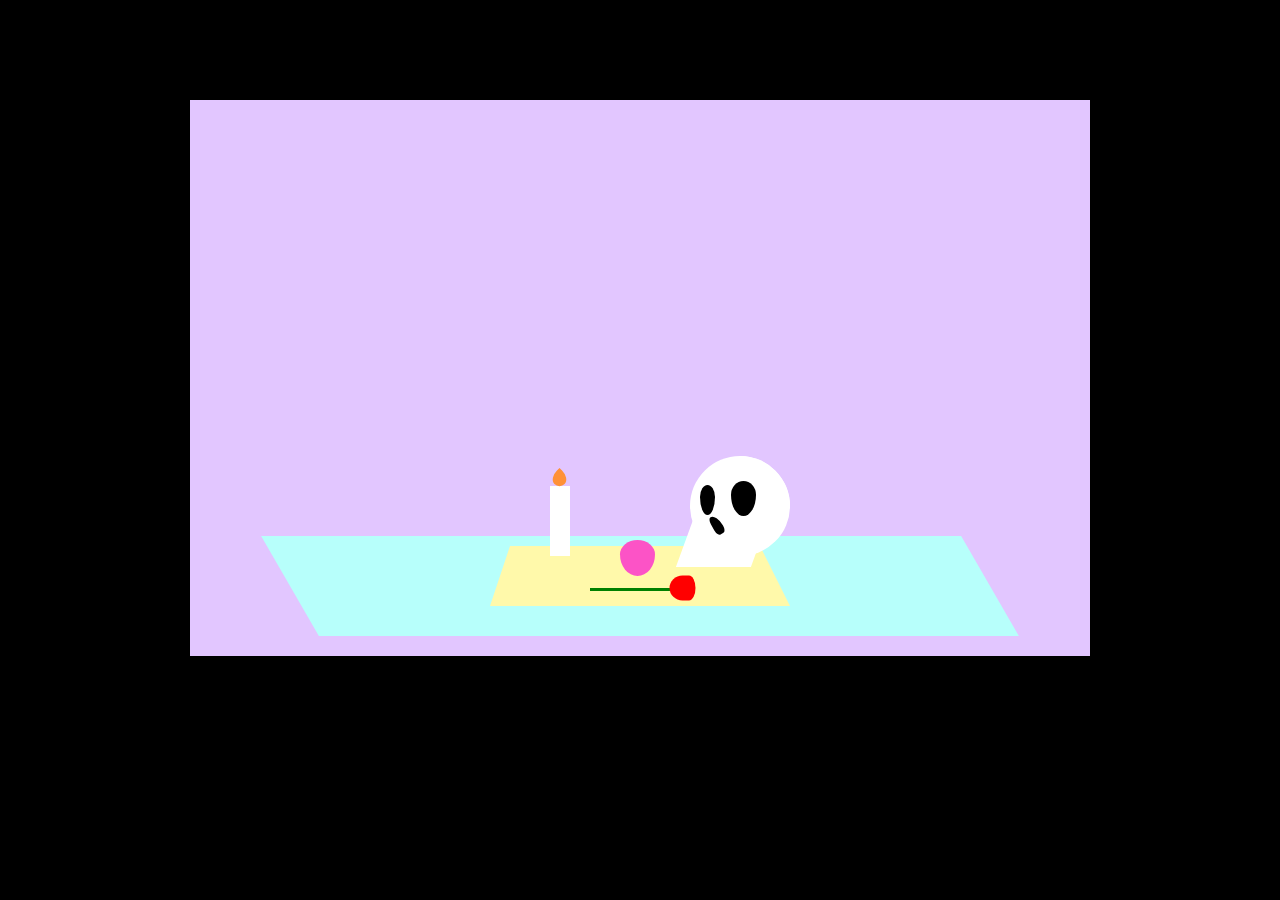
<file: Exercise-CodingfromLife/index.html>
<!DOCTYPE html>
<html>

<head>
	<title>Coding from Life</title>
	<meta charset="utf-8" />
	<link rel="stylesheet" href="assets/css/main.css" type="text/css" />
</head>

<body>

    <div class="canvas">

        <div id="table">
        </div>
        <div id="mat">
        </div>
        <div id="yo">
        </div>
        <div id="rectangle">
        </div>
        <div id="rectangle1">
        </div>
        <div id="rectangle2">
        </div>
        <div id="tear">
        </div>
        <div id="apple">
        </div>
        <div id="rectangle3">
        </div>
        <div class="fire">
        </div>
        <div id= "flower">
        </div>
        <div id="rectangle5">
        </div>

    </div>

</body>

</html>
</file>
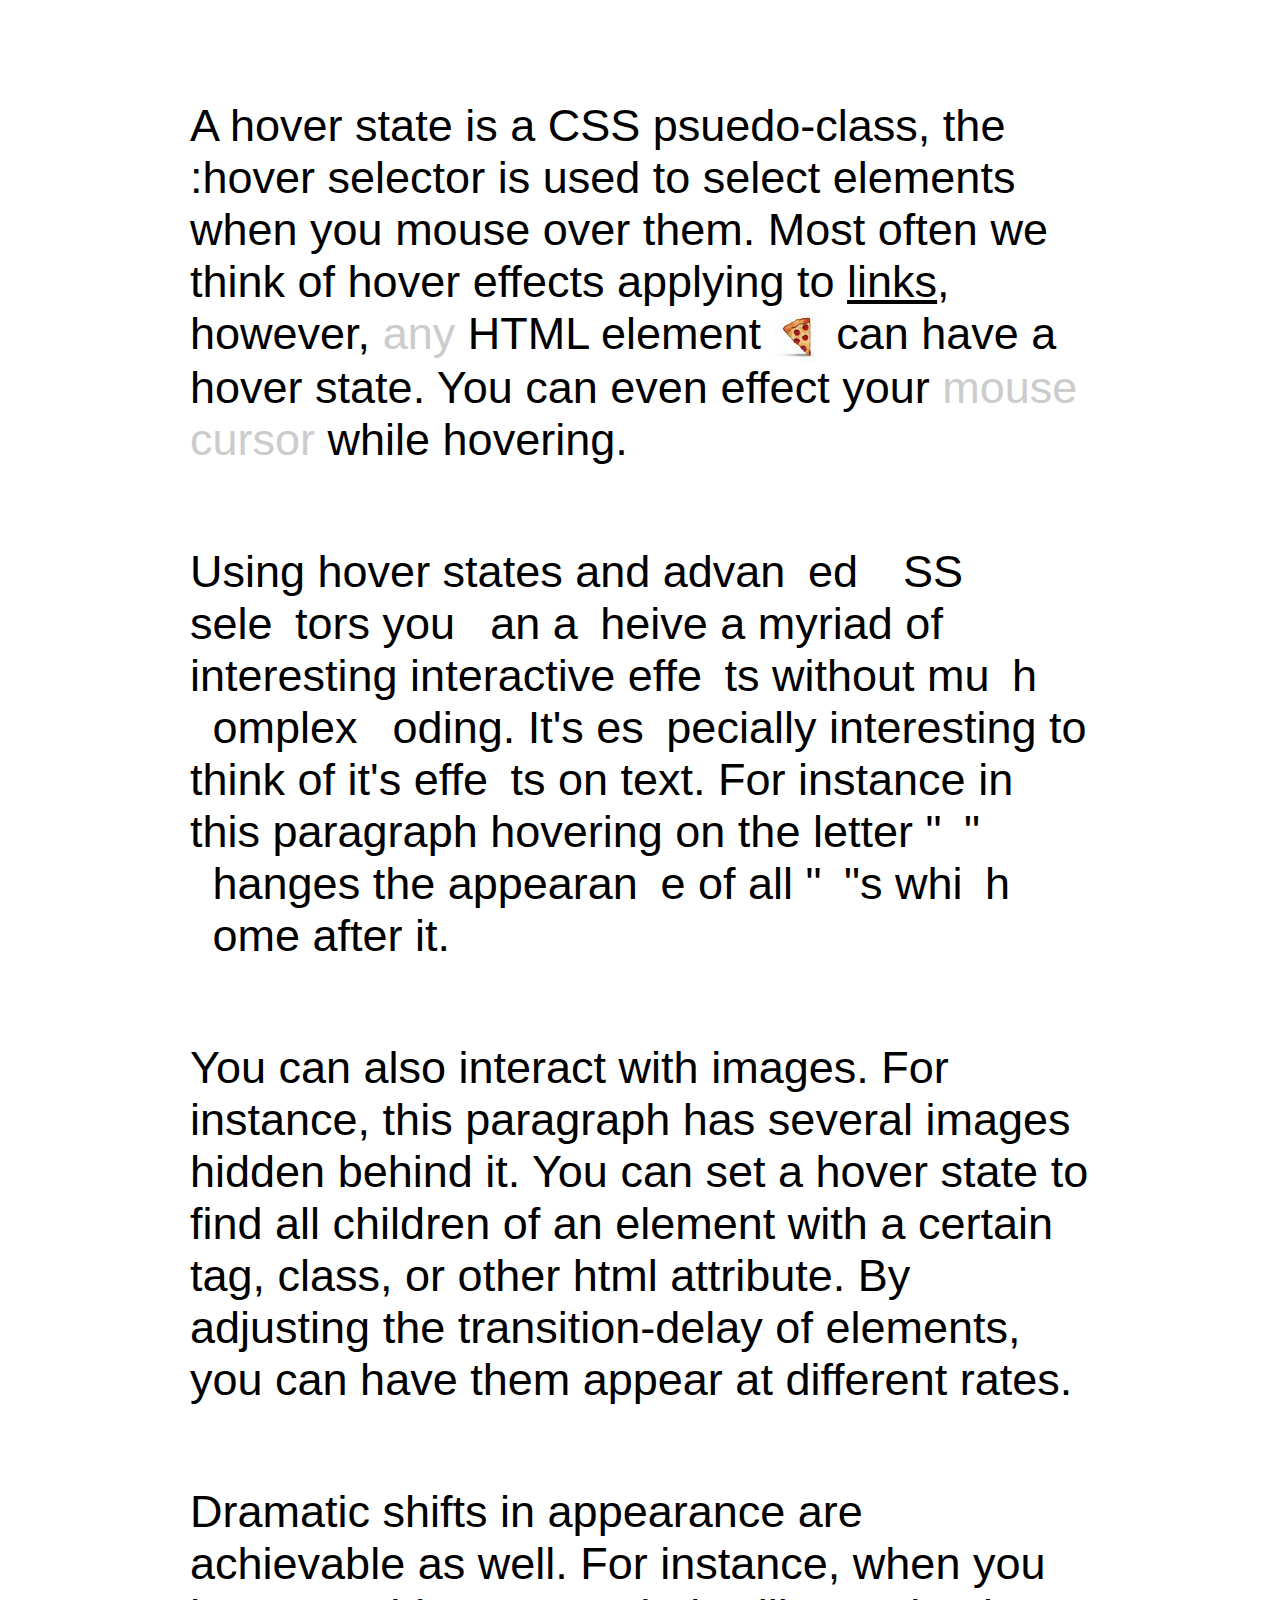
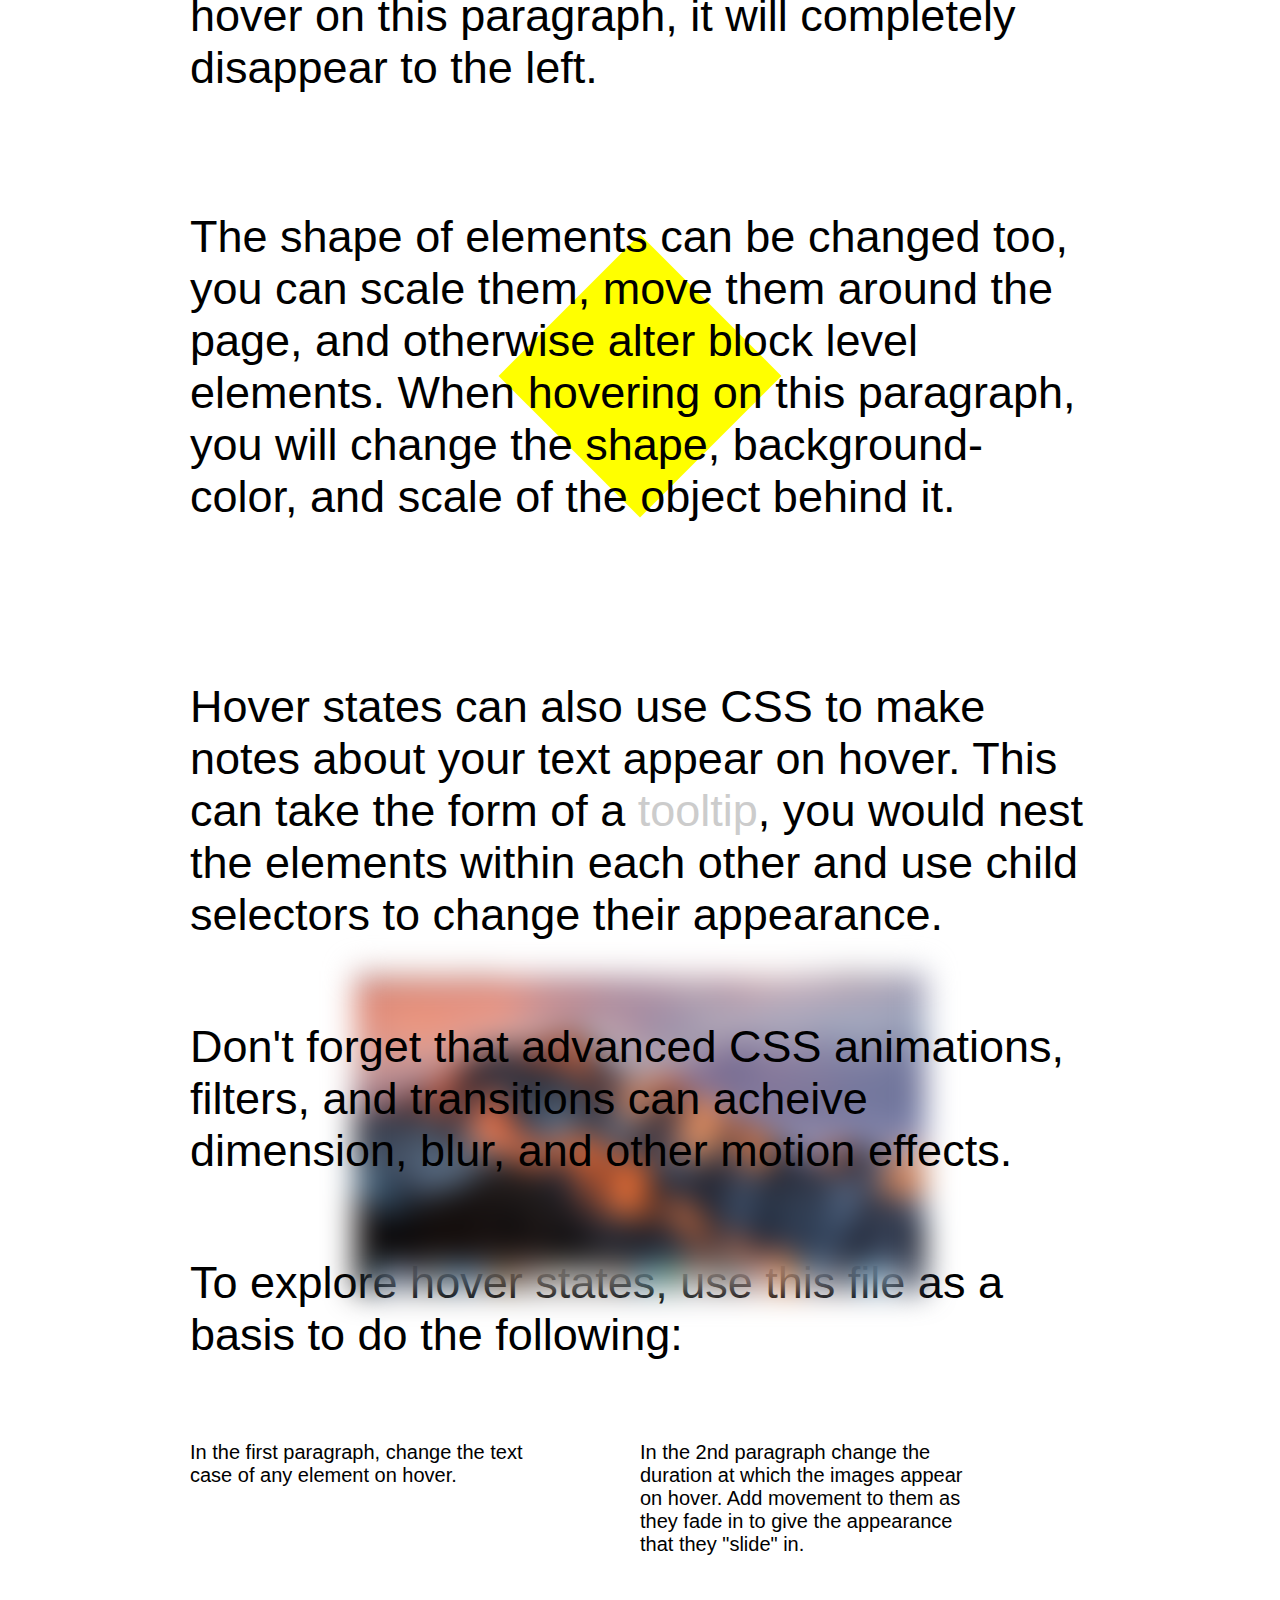
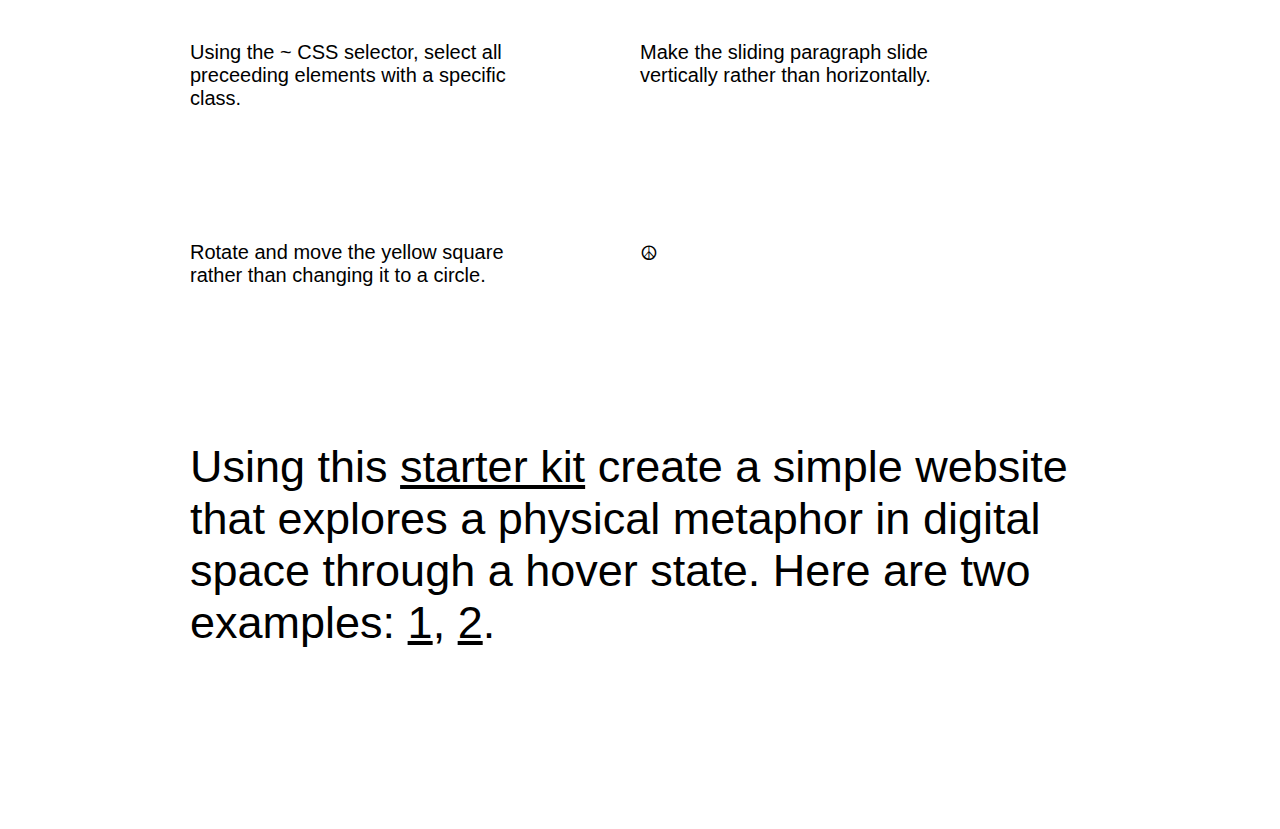
<file: hover/index.html>
<html>
<head>
	<title>:hover (states)</title>
	<link rel="stylesheet" type="text/css" href="assets/css/main.css">
</head>
<body>
	<div id="container">
		<p id="simple-paragraph">
			A hover state is a CSS psuedo-class, the :hover selector is used to select elements when you mouse over them. Most often we think of hover effects applying to <a href="http://google.com" target="_blank">links</a>, however, <span id="any">any</span> HTML element <img id="pizza" src="assets/img/pizza.jpg" /> can have a hover state. You can even effect your <span class="mouse">mouse cursor</span> while hovering.
		</p>
		<p id="following-paragraph">
			Using hover states and advan<span class="c">c</span>ed <span class="c">C</span>SS sele<span class="c">c</span>tors you <span class="c">c</span>an a<span class="c">c</span>heive a myriad of interesting interactive effe<span class="c">c</span>ts without mu<span class="c">c</span>h <span class="c">c</span>omplex <span class="c">c</span>oding. It's es<span class="c">c</span>pecially interesting to think of it's effe<span class="c">c</span>ts on text. For instance in this paragraph hovering on the letter "<span class="c">c</span>" <span class="c">c</span>hanges the appearan<span class="c">c</span>e of all "<span class="c">c</span>"s whi<span class="c">c</span>h <span class="c">c</span>ome after it.
		</p>
		<p id="image-paragraph">	
			<span class="top">You can also interact with images. For instance, this paragraph has several images hidden behind it. You can set a hover state to find all children of an element with a certain tag, class, or other html attribute. By adjusting the transition-delay of elements, you can have them appear at different rates.</span>
			<img src="assets/img/1.jpg" id="image-1" />
			<img src="assets/img/2.jpg" id="image-2" />
			<img src="assets/img/3.jpg" id="image-3" />
			<img src="assets/img/4.jpg" id="image-4" />
		</p>
		<p id="sliding-paragraph">
			<span class="slide-out">
				Dramatic shifts in appearance are achievable as well. For instance, when you hover on this paragraph, it will completely disappear to the&nbsp;left.
			</span>
			<span class="slide-in">
				And this paragraph will slide in from the right. This is accomplished by making the first message's opacity equal to 0, and moving them along the&nbsp;x-axis.
			</span>
		</p>
		<p id="shape-paragraph">
			<span class="top">The shape of elements can be changed too, you can scale them, move them around the page, and otherwise alter block level elements. When hovering on this paragraph, you will change the shape, background-color, and scale of the object behind it.</span>
			<span id="square">
			</span>
		</p>
		<p id="tip-paragraph">
			Hover states can also use CSS to make notes about your text appear on hover. This can take the form of a <span class="tooltip">tooltip<span class="tooltip-text">This is a tooltip</span></span>, you would nest the elements within each other and use child selectors to change their appearance.	 
		</p>
		<p id="three-dimensional">
			<span class="top">Don't forget that advanced CSS animations, filters, and transitions can acheive dimension, blur, and other motion effects.</span>
			<span id="moving-shape"></span>
		</p>
		<p id="prompt-paragaph">
			To explore hover states, use this file as a basis to do the following:
		<ul>
			<li>
				In the first paragraph, change the text case of any element on hover.
			</li>
			<li>
				In the 2nd paragraph change the duration at which the images appear on hover. Add movement to them as they fade in to give the appearance that they "slide" in. 
			</li>
			<li>
				Using the ~ CSS selector, select all preceeding elements with a specific class. 
			</li>
			<li>
				Make the sliding paragraph slide vertically rather than horizontally.
			</li>
			<li>
				Rotate and move the yellow square rather than changing it to a circle. 
			</li>
			<li>
				☮
			</li>
		</ul>
		</p>		
		<p id="next-paragraph">
			Using this <a href="http://fall2016.designing.tools/resources/starter-kit.zip">starter kit</a> create a simple website that explores a physical metaphor in digital space through a hover state. Here are two examples: <a href="http://fall2016.designing.tools/resources/hyperspeed.zip">1</a>, <a href="http://fall2016.designing.tools/resources/calm.zip">2</a>.
		</p>	
	</div>



</body>
</html>
</file>
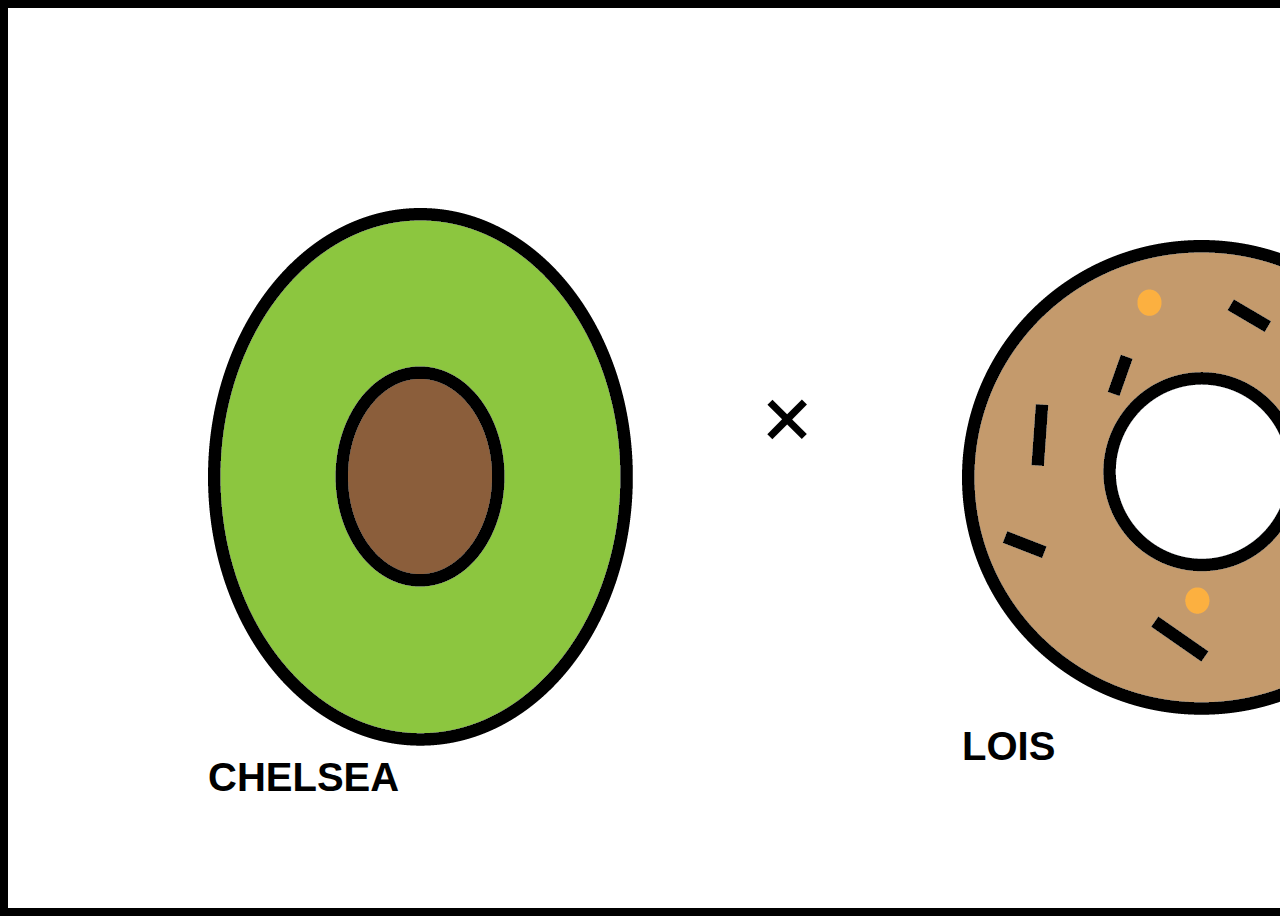
<file: starter-kit/index.html>
<!DOCTYPE html>
<html>

<head>
	<title>:hover</title>
	<meta charset="utf-8" />
	<link rel="stylesheet" href="assets/css/main.css" type="text/css" />
</head>

<body>
<div class="canvas">
    	<div id="ball"><span id="square">+</span>
    	</div>	
   
    <div id = "hey"><img src="assets/images/Untitled-10.png"/>CHELSEA</div>

	<div id="sup"><img src="assets/images/donut.png"/>LOIS</div>
  </div>  
</body>
</html>
</file>
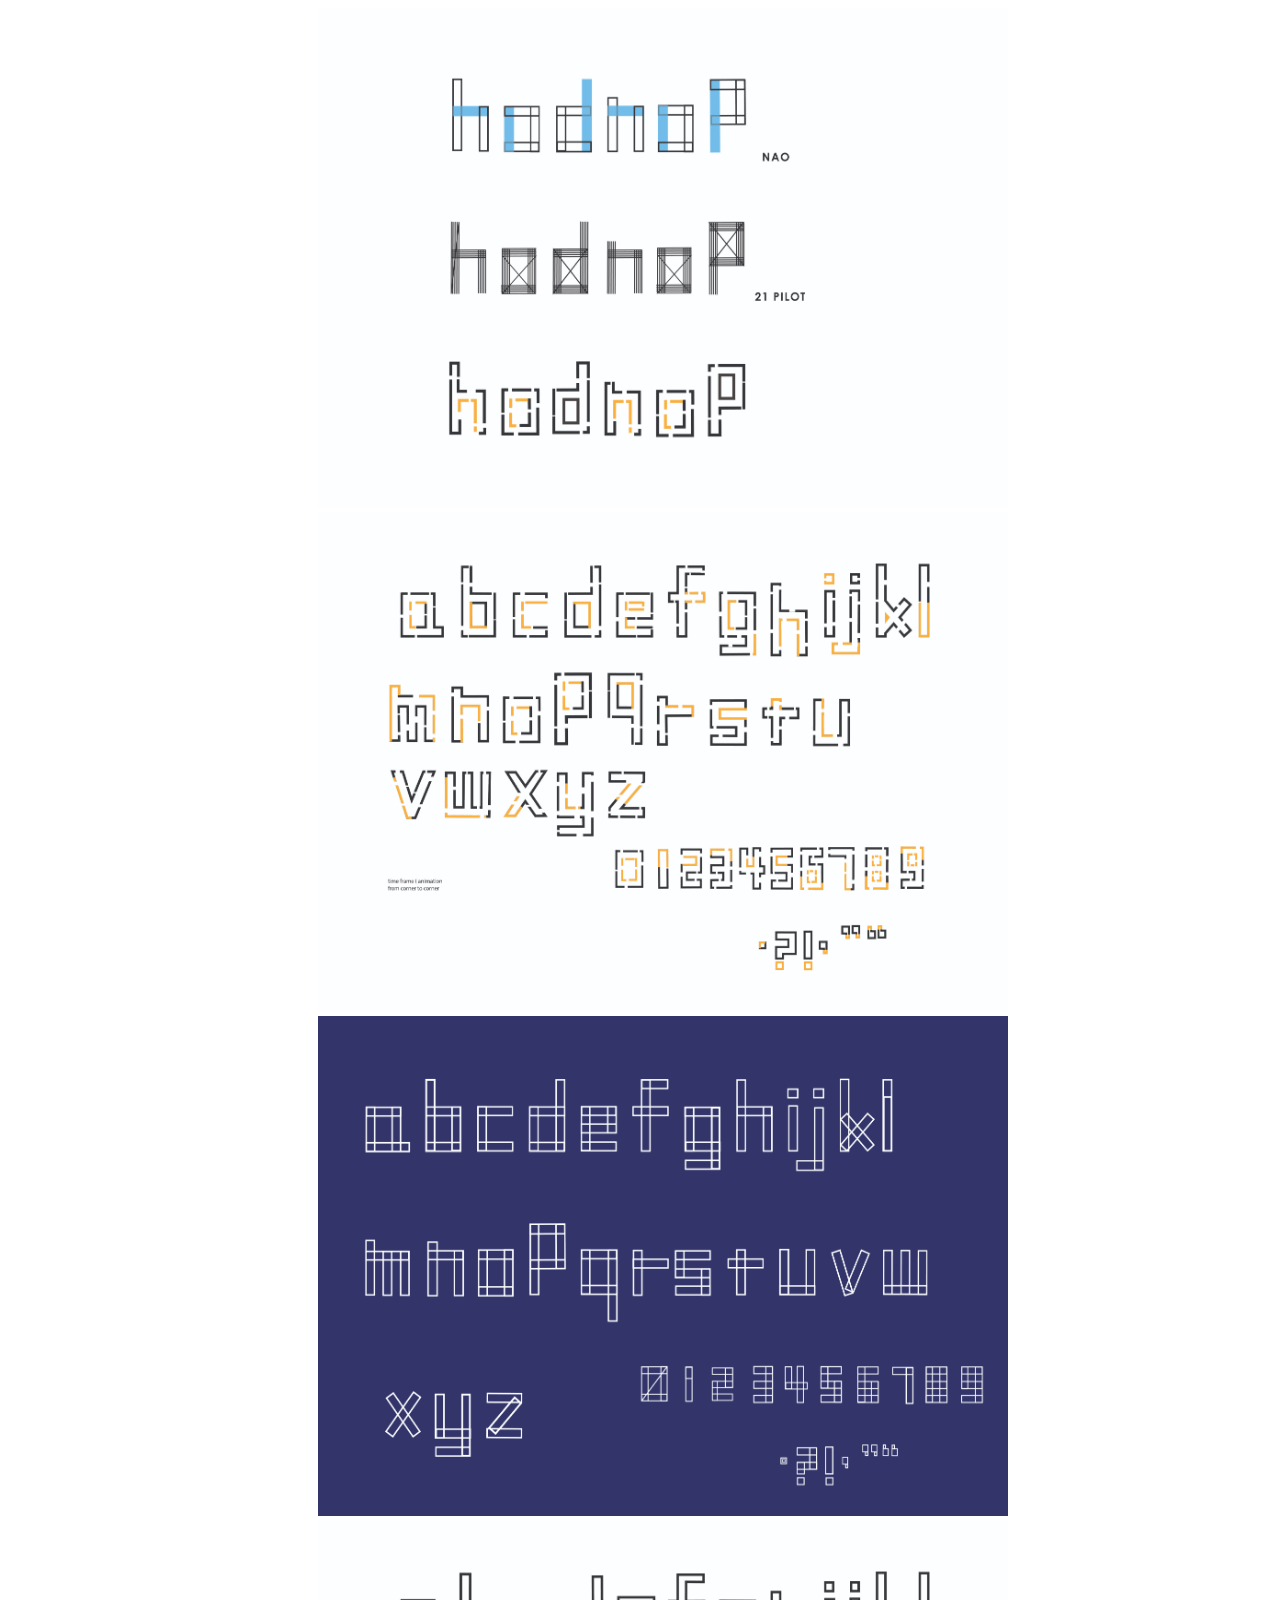
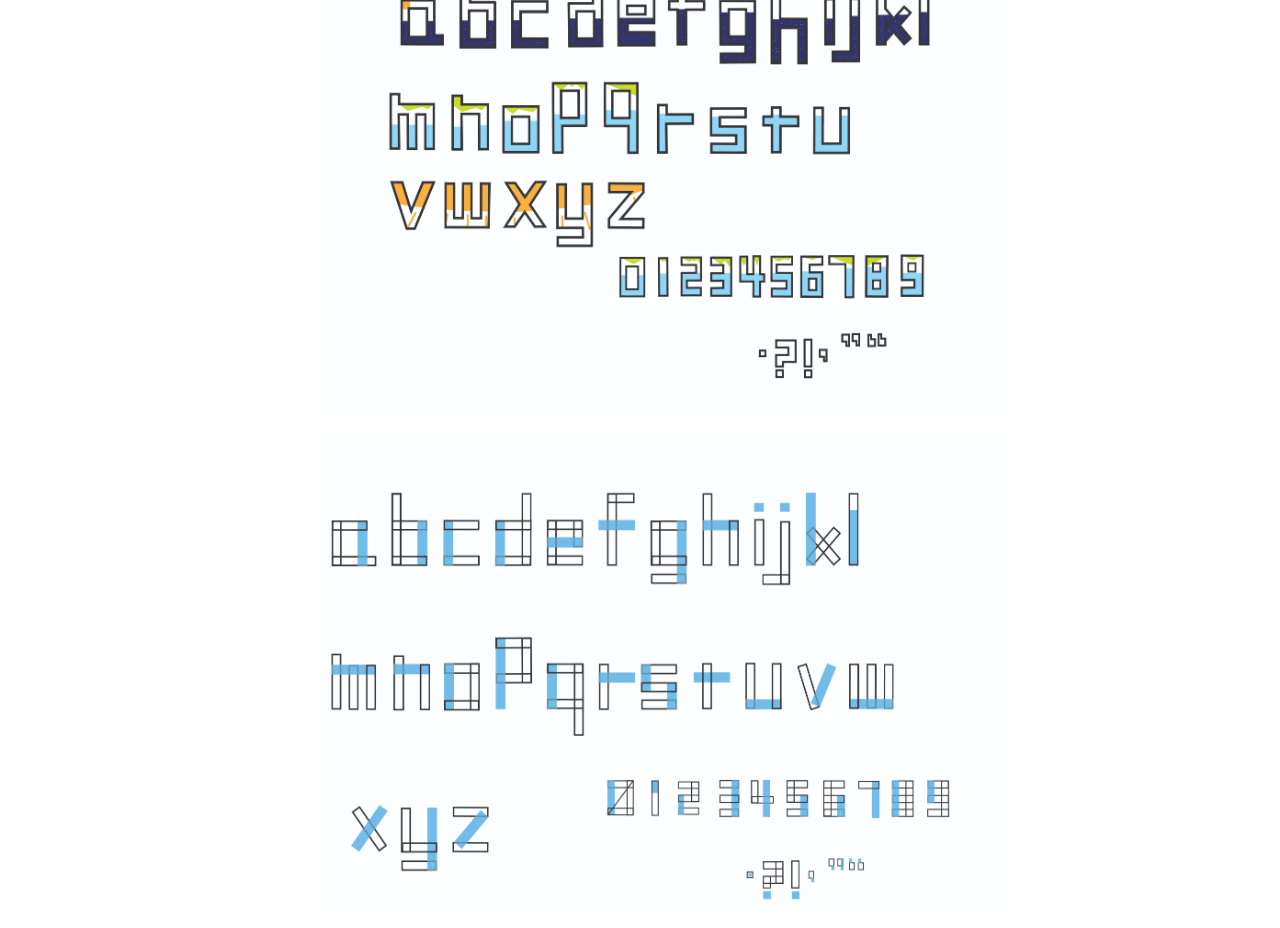
<file: projects/project 2/index.html>
<!DOCTYPE html>
<html>

<head>
  <title>Chelsea</title>
  <meta charset="utf-8" />
  <meta name="description" content="">
        <meta name="viewport" content="width=device-width">
        <link rel="stylesheet" href="css/style.css">
</head>

<body>
	<div class="images">
	<img src="images/sketch1.jpg" width="690px"; height="500px">
	<img src="images/sketch2.jpg"width="690px"; height="500px"> 
	<img src="images/sketch3.jpg"width="690px"; height="500px">
	<img src="images/sketch4.jpg"width="690px"; height="500px"> 
	<img src="images/final sketch.jpg"width="690px"; height="500px"> 
	
	</div>
</body>
</file>
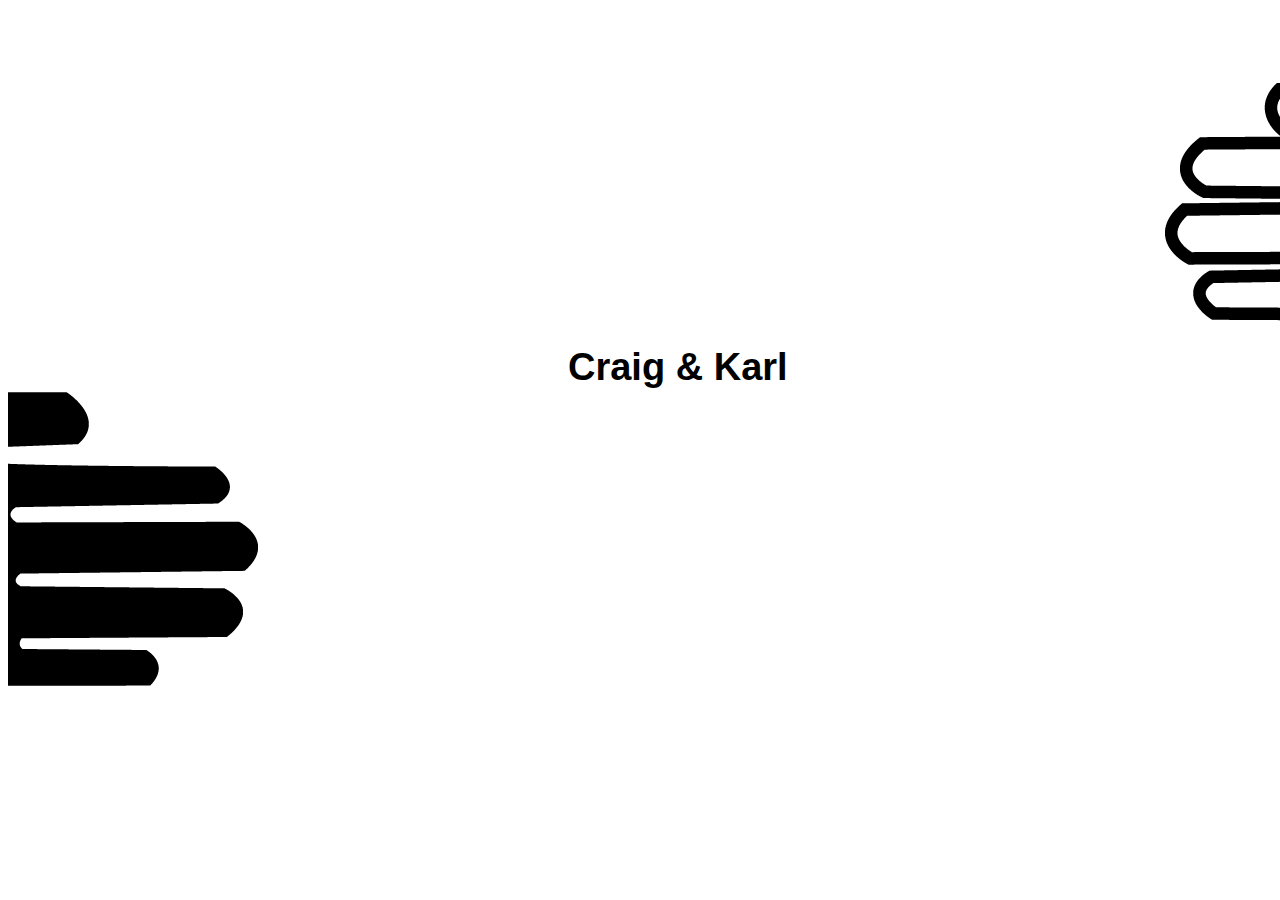
<file: projects/project3/index.html>
<!DOCTYPE html>
<html>

<head>
  <title>Craig & Karl</title>
  <meta charset="utf-8" />
  <meta name="description" content="">
        <meta name="viewport" content="width=device-width">
        <link rel="stylesheet" href="css/style.css">
         <script src="js/jquery.min.js"></script>
        <script src="js/jquery-ui.js"></script>
        <script src="js/script.js"></script>
</head>	

<body>
  <!--<div class="text3">MONSTER CHILDREN
  </div> -->
	<div class="text">Craig & Karl</div>
	<div class="text2" ><br> New York & London <br></div>
  
<!--
	<a class="images" href="../project3/index2.html">
		<img src="images/head.png" width="90px" height="40px">
		<img src="images/1BK01.png" margin-top="0" left="-930px">
	</a>
	</div>
-->


<div class="hand">
  <img src="images/hand-01.png" >

  <a class="image1">
  <img src="images/Lostit.png" width="225px" height="285px" > </a>

   <a class="image2">
  <img src="images/lebron.png" width="225px" height="285px" > </a>

   <a class="image3" >
  <img src="images/Eyeroll.png" width="320px" height="285px" > </a>

  <a class="image4" >
  <img src="images/sincenever.png" width="225px" height="285px" > </a>

  <a class="image5" >
  <img src="images/folk.jpg" width="295px" height="285px" > </a>

   <a class="image6" >
  <img src="images/NY.png" width="225px" height="285px" > </a>

  <a class="image7" >
  <img src="images/fazer.jpg" width="220px" height="285px" > </a>

   <a class="image8" >
  <img src="images/modern week.jpg" width="220px" height="285px"> </a>
   <a class="image9" >
  <img src="images/last-01.png" width="309px" height="285px"> </a>
  <a class="text4" href="../project3/index2.html">Portraits</a>
</div>


<div class="hand2">
  <img src="images/hand2-02.png">

  <a class="image10" >
  <img src="images/minna.jpg" width="245px" height="285px" > </a>

  <a class="image11">
  <img src="images/heel.jpg" width="305px" height="285px" > </a>

  <a class="image12" >
  <img src="images/nike.jpg" width="305px" height="285px" > </a>

  <a class="image13" >
  <img src="images/dazed.jpg" width="370px" height="285px" > </a>

  <a class="image14" >
  <img src="images/guardian.jpg" width="290px" height="285px" > </a>

  <a class="image15" >
  <img src="images/abu dhabi.jpg" width="370px" height="285px" > </a>

  <a class="image16" >
  <img src="images/lastt-01.png" width="370px" height="285px" > </a>

  <a class="text5" href="../project3/index3.html">Still & Type </a>

</div>


	
</body>
</file>
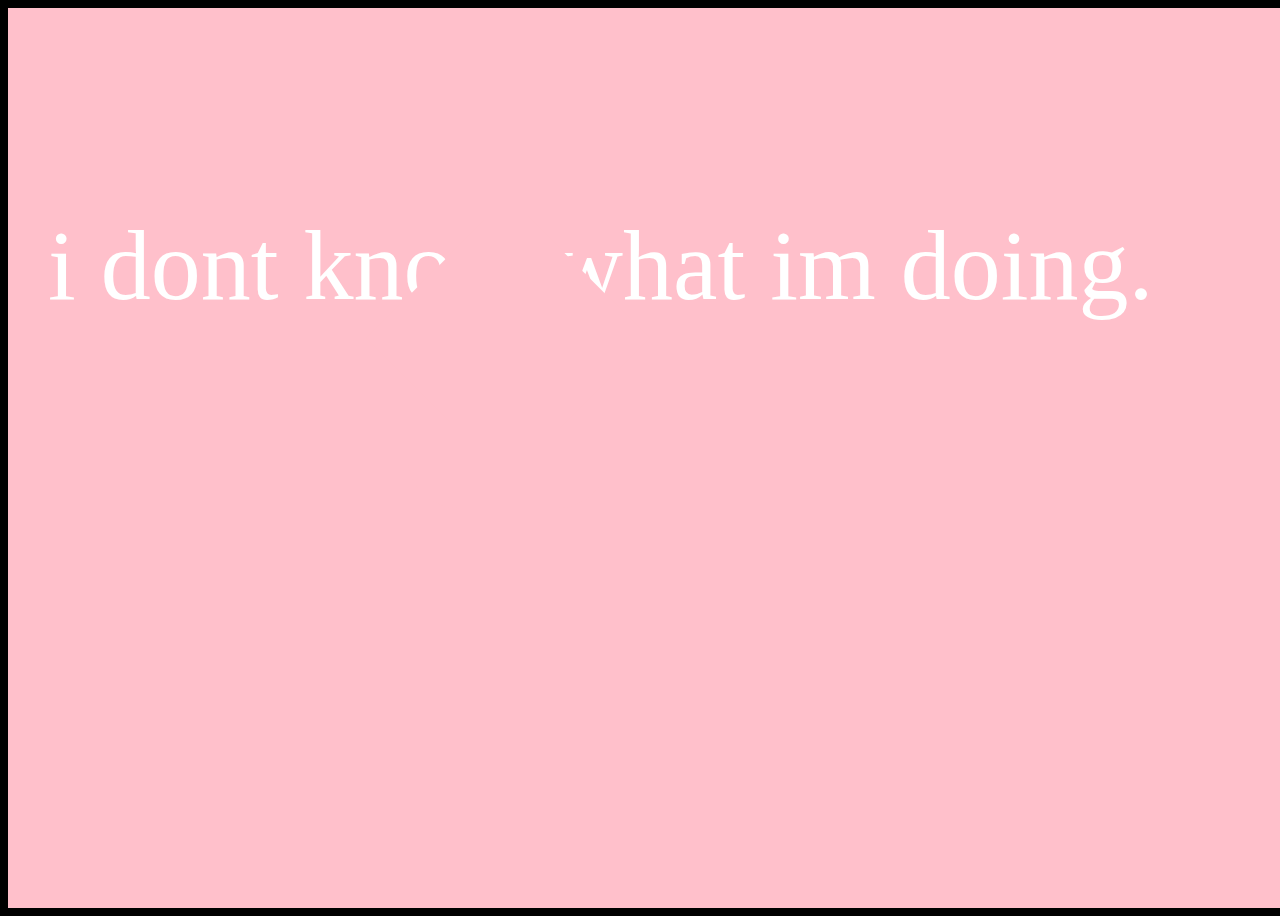
<file: Exercises/exercise 2/starter-kit1/index.html>
<!DOCTYPE html>
<html>

<head>
	<title>:hover</title>
	<meta charset="utf-8" />
	<link rel="stylesheet" href="assets/css/main.css" type="text/css" />
</head>

<body>
    <div class="canvas">
   		<div id="ball"><span id="square"></span>
   		</div>

   		<div id="text">
   			<span id="any"> i dont know what im doing. </span>
   		</p>



</div>

</body>
</html>
</file>
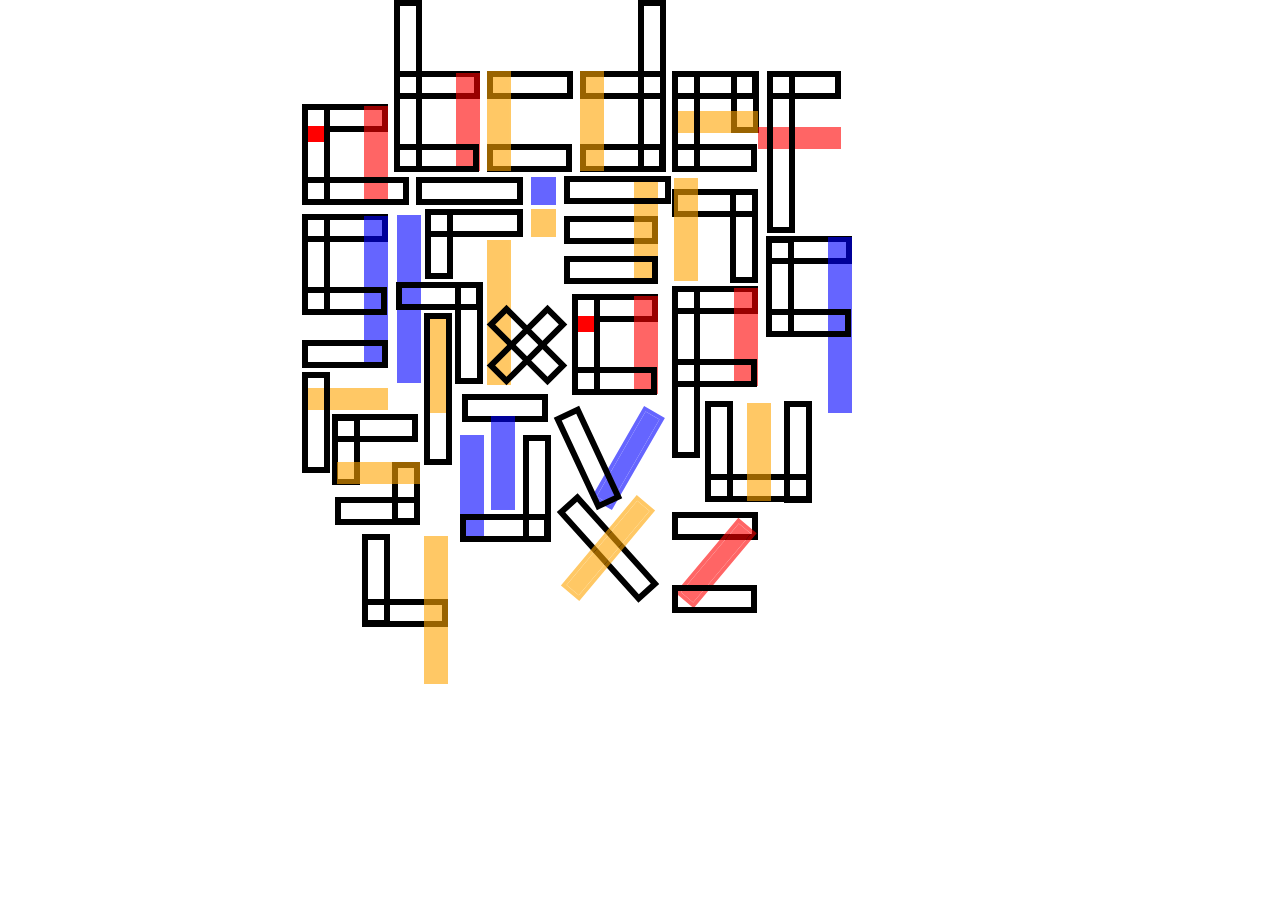
<file: projects/project 2/index2.html>
<!DOCTYPE html>
<html>

<head>
  <title>Chelsea</title>
  <meta charset="utf-8" />
  <meta name="description" content="">
        <meta name="viewport" content="width=device-width">
        <link rel="stylesheet" href="css/styles.css">
     	 <script src="js/jquery.min.js"></script>
        <script src="js/jquery-ui.js"></script>
        <script src="js/script.js"></script>
 
</head>
<body>
<audio id="click">
<source src="media/enter.mp3" type="audio/mp3"></audio>
	<h3></h3>
	<h3>  </h3>
	<div class="A"> 
		<div id="top"></div>
		<div id="left"></div>
		<div id="right"></div>
		<div id="bottom"></div>
		<div id="box"></div>
	</div>

	<div class="B"> 
		<div id="top"></div>
		<div id="left1"></div>
		<div id="right"></div>
		<div id="bottom1"></div>
	</div>
	<div class="C"> 
		<div id="top"></div>
		<div id="left2"></div>
		<div id="bottom1"></div>
	</div>
	<div class="D"> 
		<div id="top"></div>
		<div id="left2"></div>
		<div id="right1"></div>
		<div id="bottom1"></div>
	</div>
	<div class="E"> 
		<div id="top"></div>
		<div id="left"></div>
		<div id="right2"></div>
		<div id="bottom1"></div>
		<div id="middle"></div>
	</div>
	<div class="F"> 
		<div id="top1"></div>
		<div id="left3"></div>
		<div id="middle1"></div>
	</div>
	<div class="G"> 
		<div id="top"></div>
		<div id="left"></div>
		<div id="right3"></div>
		<div id="bottom1"></div>
		<div id="top2"></div>
	</div>
	<div class="H"> 
		<div id="left4"></div>
		<div id="top3"></div>
		<div id="right4"></div>
	</div>
	<div class="I"> 
		<div id="bottom2"></div>
		<div id="dot"></div>	
	</div>
	<div class="J"> 
		<div id="left5"></div>
		<div id="bottom3"></div>
		<div id="dot1"></div>
		
	</div>
	<div class="K">
		<div id="left6"></div>
		<div id="right5"></div>
		<div id="bottom4"></div>

	</div>
	<div class ="L">
	<div id="left2"></div>
	</div>

	<div class ="M">
		<div id="bottom2"></div>
		<div id="top"></div>
		<div id="right4"></div>
		<div id="top2"></div>
	</div>

	<div class ="N">
		
		<div id="left"></div>
		<div id="top"></div>
		<div id="right6"></div>
	</div>
	<div class ="O">
		<div id="top"></div>
		<div id="left"></div>
		<div id="right"></div>
		<div id="bottom1"></div>
		<div id="box1"></div>
	</div>
	<div class ="P">
		<div id="top"></div>
		<div id="left1"></div>
		<div id="right"></div>
		<div id="bottom1"></div>
	</div>
	<div class ="Q">
		<div id="top"></div>
		<div id="bottom1"></div>
		<div id="left4"></div>
		<div id="right6"></div>
	</div>
	<div class ="R">
		<div id="left"></div>
		<div id="middle"></div>
	</div>

	<div class ="S">
		<div id="top"></div>
		<div id="middle"></div>
		<div id="right2"></div>
		<div id="left5"></div>
		<div id="bottom1"></div>
	</div>

	<div class ="T">
		<div id="top"></div>
		<div id="left4"></div>
	</div>
	<div class ="U">
		<div id="left4"></div>
		<div id="bottom1"></div>
		<div id= "right4"></div>
	</div>
	<div class ="V">
		<div id="left4"></div>
		<div id= "right4"></div>
	</div>
	<div class ="W">
		<div id="left2"></div>
		<div id="bottom1"></div>
		<div id= "right4"></div>
		<div id="left"></div>
	</div>
	<div class="X">
		<div id="left2"></div>
		<div id= "right4"></div>	
	</div>
	<div class ="Y">
		<div id="left2"></div>
		<div id="top"></div>
		<div id="left"></div>
	</div>
	<div class ="Z">
		<div id="top"></div>
		<div id="right"></div>
		<div id="bottom1"></div>
	</div>
 	
 	<div class="zero">
	    <div id="t1"></div>
	    <div id="l1"></div>
	    <div id="r1"></div>
	    <div id="b1"></div>
	</div>
	
	<div class="baby">
	</div>

	<div class="one">
		<div id="l1"></div>
	</div>

	<div class="two">
		<div id="t1"></div>
	    <div id="l1"></div>
	    <div id="r1"></div>
	    <div id="b1"></div>
	    <div id="m1"></div>
	</div>

	<div class="boring">
		<div id="t1"></div>
	    <div id="l1"></div>
	    <div id="r1"></div>
	    <div id="b1"></div>
	    <div id="m1"></div>
	</div>

	<div class="who">
		<div id=I"t1"></div>
		<div id="r1"></div>
	    <div id="b1"></div>
	    <div id="m1"></div>
	</div>
	<div class="bar">
		<div id="l1"></div>
		<div id="b1"></div>
	</div>
	<div class="wait">
		 <div id="l1"></div>
	   	 <div id="r1"></div>
	     <div id="m1"></div>
	</div>
	<div class="five">
		<div id="t1"></div>
	    <div id="l1"></div>
	    <div id="r1"></div>
	    <div id="b1"></div>
	    <div id="m1"></div>
	</div>
	<div class="six">
		<div id="t1"></div>
	    <div id="l1"></div>
	    <div id="r1"></div>
	    <div id="b1"></div>
	    <div id="m1"></div>
	</div>
	<div class="seven">
		<div id="t1"></div>
		  <div id="r1"></div>
	</div>
	<div class="cama">
		<div id="square"></div>
		<div id="tinysquare"></div>
	</div>
	<div class="brat">
		<div id="square"></div>
		<div id="tinysquare"></div>
		<div id="square1"></div>
		<div id="tinysquare1"></div>

	</div>
	<div class="eight">
		<div id="t1"></div>
	    <div id="l1"></div>
	    <div id="r1"></div>
	    <div id="b1"></div>
	    <div id="m1"></div>
	</div>
	<div class="nine">
		<div id="t1"></div>
	    <div id="l1"></div>
	    <div id="r1"></div>
	    <div id="b1"></div>
	    <div id="m1"></div>
	</div>
	<div class="brave">
		<div id="square"></div>
		<div id="tinysquare"></div>
		<div id="square1"></div>
		<div id="tinysquare1"></div>
	</div>
  <!--
	<a class= "triangle-down" href="../project 2/index3.html">
		
	</a>
	<div id="pause"></div>
	<audio>
	-->
<source src="media/enter.mp3"></source>
</audio>

<div id="sounddiv"><bgsound id="sound"></div>







</body>
</html>
</file>
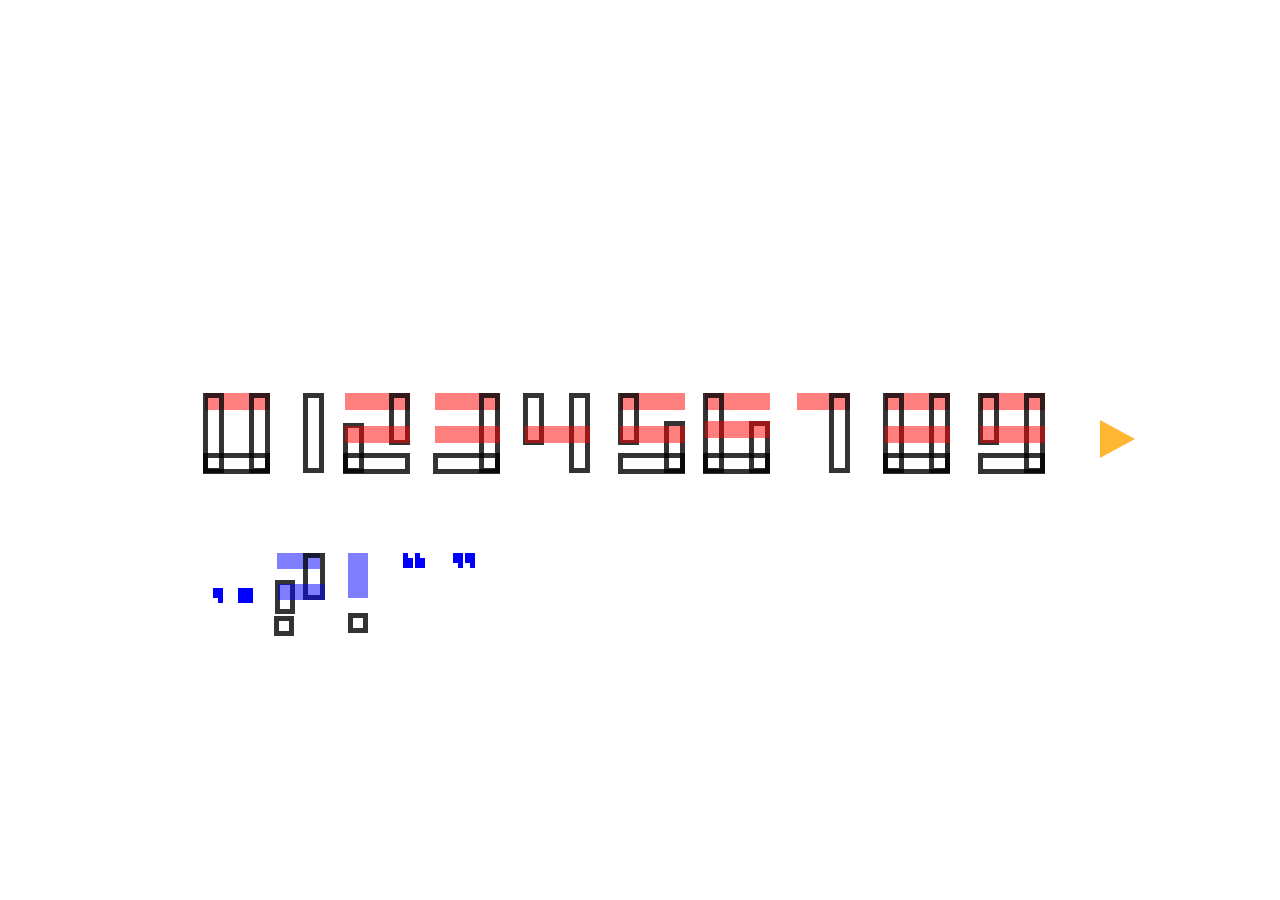
<file: projects/project 2/index3.html>
<!DOCTYPE html>
<html>

<head>
  <title>Chelsea2</title>
  <meta charset="utf-8" />
  <meta name="description" content="">
        <meta name="viewport" content="width=device-width, initial-scale=1.0">
        <link rel="stylesheet" href="css/style2.css">
        <link rel"stylesheet"href="js/script">
 
</head>
<body>

	 	<div class="zero">
	    <div id="t1"></div>
	    <div id="l1"></div>
	    <div id="r1"></div>
	    <div id="b1"></div>
	</div>

	<div class="one">
		<div id="l1"></div>
	</div>

	<div class="two">
		<div id="t1"></div>
	    <div id="l1"></div>
	    <div id="r1"></div>
	    <div id="b1"></div>
	    <div id="m1"></div>
	</div>

	<div class="who">
		<div id="t1"></div>
		<div id="r1"></div>
	    <div id="b1"></div>
	    <div id="m1"></div>
	</div>
	
	<div class="wait">
		 <div id="l1"></div>
	   	 <div id="r1"></div>
	     <div id="m1"></div>
	</div>
	<div class="five">
		<div id="t1"></div>
	    <div id="l1"></div>
	    <div id="r1"></div>
	    <div id="b1"></div>
	    <div id="m1"></div>
	</div>
	<div class="six">
		<div id="t1"></div>
	    <div id="l1"></div>
	    <div id="r1"></div>
	    <div id="b1"></div>
	    <div id="m1"></div>
	</div>
	<div class="seven">
		<div id="t1"></div>
		  <div id="r1"></div>
	</div>
	
	<div class="brat">
		<div id="square"></div>
		<div id="tinysquare"></div>
		<div id="square1"></div>
		<div id="tinysquare1"></div>

	</div>
	<div class="eight">
		<div id="t1"></div>
	    <div id="l1"></div>
	    <div id="r1"></div>
	    <div id="b1"></div>
	    <div id="m1"></div>
	</div>
	<div class="nine">
		<div id="t1"></div>
	    <div id="l1"></div>
	    <div id="r1"></div>
	    <div id="b1"></div>
	    <div id="m1"></div>
	</div>
	<div class="brave">
		<div id="square"></div>
		<div id="tinysquare"></div>
		<div id="square1"></div>
		<div id="tinysquare1"></div>
	</div>
	<div class="baby">
	</div>

	<div class="boring">
		<div id="t1"></div>
	    <div id="l1"></div>
	    <div id="r1"></div>
	    <div id="b1"></div>
	    <div id="m1"></div>
	</div>
	<div class="bar">
		<div id="l1"></div>
		<div id="b1"></div>
	</div>
	<div class="cama">
		<div id="square"></div>
		<div id="tinysquare"></div>
	</div>

	<a class= "triangle-down" href="../project 2/index2.html">
		
	</a>
	<div id="pause"></div>


</body>
</html>
</file>
<file: Exercise-CodingfromLife/assets/css/main.css>
* {
	box-sizing: border-box;
}

body {
	background: black;
}

.canvas {
	width: 900px;
	height: 556px;
	margin: 100px auto;
	background: #e2c6ff;
	position: relative;
}

#table{
	width:700px;
	height:100px;
	background:#b7fffb;
	position:absolute;
	bottom: 20px;
	left:100px;
	transform: skew(30deg);

}

#mat{
	border-bottom: 60px solid #fff9aa;
	border-left:20px solid transparent;
	border-right:30px solid transparent;
	height:0;
	width:300px;

	position: absolute;
	bottom:50px;
	left:300px;
	z-index: 

     }

 #apple{
 	display :block =;
 	width:30px;
 	height:40px;
 	background-color: orange;
 	position:absolute;
 	bottom:85px
 	left:45px;
 }
 	
 #yo {
 	width: 100px;
	height: 100px;
	background: white;
	-moz-border-radius: 50px;
	-webkit-border-radius: 50px;
	border-radius: 50px;
	position:absolute;
	border-bottom:70px solid white;
	border-left:100px solid white;
	bottom : 100px;
	left:500px;

 }

 #rectangle {
	width: 75px;
	height: 50px;
	background: white;
	transform:skew(-20deg);
	position:absolute;
	bottom:89px;
	left:495px;
}
 #rectangle1 {
 	display:block;
   width: 25px;
   height: 35px;
   background-color: black;
   -webkit-border-radius: 63px 63px 63px 63px / 108px 108px 72px 72px;
   border-radius:         50%  50%  50%  50%  / 60%   60%   40%  40%;
   position: absolute;
   bottom: 140px;
   left:541px;
   transform:rotate(180deg);
 }
 #rectangle2 {
 	display:block;
   width: 15px;
   height: 30px;
   background-color: black;
   -webkit-border-radius: 63px 63px 63px 63px / 108px 108px 72px 72px;
   border-radius:         50%  50%  50%  50%  / 60%   60%   40%  40%;
   position: absolute;
   bottom: 141px;
   left:510px;
   transform:rotate(180deg);
 }

 #tear{
  display: inline-block;
  background-color:black;
  width: 10px;
  height: 20px;
  transform:rotate(150deg);
  border-top-left-radius: 100%;
  border-bottom-left-radius: 200%;
  border-bottom-right-radius: 100%;
  border-top-right-radius: 100%;
  position: absolute;
  bottom:121px;
  left:522px;
 }

 #apple {
 	display:block;
 	width:35px;
 	height:36px;
 	background-color:#fc53c6;
 	position:absolute;
 	bottom:80px;
 	left:430px;
 	z-index:3;
 	border-radius:50% 50% 50% 50%/40% 40% 60% 60%;
 }

#rectangle3{
	width: 20px;
	height: 70px;
	background-color: white;
	position: absolute;
	bottom:100px;
	left:360px;
}


.fire{	
  -webkit-box-sizing: content-box;
  -moz-box-sizing: content-box;
  box-sizing: content-box;
  width: 15px;
  height: 15px;
  border: none;
  -webkit-border-radius: 80% 0 55% 50% / 55% 0 80% 50%;
  border-radius: 80% 0 55% 50% / 55% 0 80% 50%;
  font: normal 100%/normal Arial, Helvetica, sans-serif;
  color: rgba(0,0,0,1);
  -o-text-overflow: clip;
  text-overflow: clip;
  background: #ff9138;
  -webkit-transform: rotateZ(-45deg)   ;
  transform: rotate(-45deg)   ;
  position:absolute;
  bottom:170px;
  left:362px;

}
.fire:hover{
	width: 400px;
	height: 400px;
	background: #7affce;
	-moz-border-radius: 200px;
	-webkit-border-radius: 200px;
	border-radius: 200px;
	position:absolute;
	bottom:100px;
	left:170px;
	opacity: 0.7;
}
#flower{
	display:block;
 	width:25px;
 	height:26px;
 	background-color:red;
 	position:absolute;
 	bottom:55px;
 	left:480px;
 	z-index:3;
 	transform:rotate(90deg);
 	border-radius:60% 60% 60% 60%/30% 30% 60% 60%;
}
#rectangle5{
	width: 100px;
	height: 3px;
	background-color: green;
	position: absolute;
	bottom:65px;
	left:400px;
}
</file>
<file: starter-kit/assets/css/main.css>
* {
	box-sizing: border-box;

}

body {
	background: black;
}

.canvas {
	width: 100vw;
	height: 100vh;
	margin: 0px auto;
	background: white;
	position: relative;
}

#ball{
	width: 200px;
	height: 200px;
	-moz-border-radius: 20px;
	-webkit-border-radius: 20px;
	border-radius: 20px;
	position:relative;
	left:700px;
	top:400px;
	
}

#ball:hover #square {
	background-color:white;
	border-radius:100px;
	-webkit-transform: scale(.25);
	font-size: 130px;
}


#square {
	font-family: helvetica;
	font-size: 100px;
    width: 100px;
    height: 100px;
    position: absolute;
    display: block;
    top: 50%;
    margin-top: -130px;
    left: 90%;
    margin-left: -130px;
    background-color: white;
	-webkit-transform: rotate(45deg);
	-webkit-transition: all 500ms ease-in-out;

}
#hey{
	font-family: helvetica;
	font-weight: bolder;
	font-size: 40px;
	text-align: right;
	width: 50px;
	display: inline-block;
	vertical-align: middle;
	margin-left:200px;
	-webkit-transition: all .5s ease-in-out;
}

#hey:hover{
	-webkit-transform: rotate(720deg);

}
#sup{
	font-family: helvetica;
	font-weight: bolder;
	font-size: 40px;
	width: 50px;
	display: inline-block;
	vertical-align: middle;
	margin-left:700px;
	-webkit-transition: all .5s ease-in-out;
}
#sup:hover{
	-webkit-transform: rotate(720deg);

}
</file>
<file: projects/project 2/css/style.css>
body{
	color:white;
}

.images{
	width:1000px;
	height:600px;
	color:red;
	text-align:right;
	font-size: 16px;
	font-family: garamond;
	
}
</file>
<file: projects/project3/css/style.css>
html{
cursor: url('../images/cursor 2.png'), auto;
}

.text3{
  letter-spacing: 3px;
  position:absolute;
  z-index:60px;
  top:8px;
  font-family: Avenir;
  font-weight: bold;
}

.text3 span{
  letter-spacing:0px;
  font-weight:normal;
  font-size: 13px;
  
}
.text4{
  font-family: helvetica;
  font-size: 30px;
  font-weight:bolder;
   margin-left: -19px;
   z-index:30;
   margin-top:-400px;
   text-decoration:none;
   color:black;
   cursor: url('../images/cursor 1.png'), auto;
}
a.text4:hover{
  color:#ffdd02;
  background-color: transparent;
  text-decoration:none;
  cursor:url('../images/cursor 1.png'),auto;
}
.text5{
  font-family: helvetica;
  font-size: 30px;
  font-weight:bolder;
   margin-left:60px;
   z-index:30;
   margin-top:-400px;
   text-decoration:none;
   color:black;
   cursor: url('../images/cursor 1.png'), auto;
}
a.text5:hover{
  color:#ffdd02;
  background-color: transparent;
  text-decoration:none;
  cursor:url('../images/cursor 1.png'),auto;
}
.text{
	width:400px;
	height:19px;
	font-family: helvetica;
	font-size:38px;
	margin-left: 560px;
	margin-top:367px;
	line-height: 1px;
	font-weight:bolder;

  z-index:20;
	

}

.text2{
	font-family: helvetica;
	font-size: 20px;
	margin-left:564px;
  font-weight: bolder;
	color:white;
	line-height: 12px;
  z-index: 0;
  position:absolute;
  cursor: url('../images/cursor 1.png'), auto;
}


/*

.images{
	width:10px;
	height:10px;
	margin-left:930px;
	margin-top:-200px;
	position:absolute;
}

.images img:last-child{display:none}
.images:hover img:first-child{display:none}
.images:hover img:last-child{display:inline-block}
*/



.hand{
    width:1250px;
    height:700px;
    margin-top: -320px;
    margin-right:0px;
    margin-left:0px;
    overflow-x: scroll;
    overflow-y: hidden;
    white-space: nowrap;
    padding-right:159px;
    z-index: -1;
    position:absolute;


}
.hand a {
    display: inline-block;
    vertical-align: middle;
}

.hand img {
  border: 0;
  padding-right: 20px;
  white-space:nowrap;
}

.hand2{
    width:1290px;
    height:380px;
    margin-top: -13px;
    margin-right:0px;
    margin-left:0px;
    overflow-x: scroll;
    overflow-y: hidden;
    white-space: nowrap;
    position:absolute;
    z-index:10;
    direction:rtl;
    padding-left: 159px;
    cursor:url('../images/cursor 1.png'),auto;

}
.hand2 a {
    display: inline-block;
    vertical-align: middle;
}

.hand2 img {
  border: 0;
  padding-right: 20px;
  white-space:nowrap;
}

.image1{
  position:absolute;
  z-index:30;
  top:30px;
  margin-left: -2300px;

}
.image1:hover {
    cursor:url('../images/trace-01.png'),auto;

}
.image2{
  position:absolute;
  z-index:30;
  top:30px;
  margin-left: -2077px;
}
.image2:hover {
    cursor:url('../images/trace-02.png'),auto;

}

.image3{
  position:absolute;
  z-index:30;
  top:30px;
  margin-left: -1852px;
}
.image3:hover {
    cursor:url('../images/trace-01.png'),auto;

}
.image4{
  position:absolute;
  z-index:30;
  top:30px;
  margin-left: -1532px;
}
.image4:hover {
    cursor:url('../images/trace-02.png'),auto;

}
.image5{
  position:absolute;
  z-index:30;
  top:30px;
  margin-left: -1308px;
}
.image5:hover {
    cursor:url('../images/trace-01.png'),auto;

}
.image6{
  position:absolute;
  z-index:30;
  top:30px;
  margin-left: -1013px;
}
.image6:hover {
    cursor:url('../images/trace-02.png'),auto;

}  
.image7{
  position:absolute;
  z-index:30;
  top:30px;
  margin-left: -788px;
}
.image7:hover {
    cursor:url('../images/trace-01.png'),auto;

}  
.image8{
  position:absolute;
  z-index:30;
  top:30px;
  margin-left: -579px;
}
.image8:hover {
    cursor:url('../images/trace-02.png'),auto;
} 
.image9{
  position:absolute;
  z-index:30;
  top:30px;
  margin-left: -359px;
}
.image9:hover {
    cursor:url('../images/trace-01.png'),auto;
} 
.image10{
  position:absolute;
  z-index:30;
  top:19px;
  margin-right: -2170px;
}
.image10:hover {
    cursor:url('../images/trace-04.png'),auto;
}

.image11{
  position:absolute;
  z-index:30;
  top:19px;
  margin-right: -1926px;
}
.image11:hover {
    cursor:url('../images/trace-03.png'),auto;
}

.image12{
  position:absolute;
  z-index:30;
  top:19px;
  margin-right: -1622px;
}
.image12:hover {
    cursor:url('../images/trace-04.png'),auto;
}

.image13{
  position:absolute;
  z-index:30;
  top:19px;
  margin-right: -1322px;
}
.image13:hover {
    cursor:url('../images/trace-03.png'),auto;
}

.image14{
  position:absolute;
  z-index:30;
  top:19px;
  margin-right: -952px;
}
.image14:hover {
    cursor:url('../images/trace-04.png'),auto;
}
.image15{
  position:absolute;
  z-index:30;
  top:19px;
  margin-right: -665px;
}
.image15:hover {
    cursor:url('../images/trace-03.png'),auto;
}

.image16{
  position:absolute;
  z-index:30;
  top:19px;
  margin-right: -295px;
}
.image16:hover {
    cursor:url('../images/trace-04.png'),auto;
}
</file>
<file: Exercises/exercise 2/starter-kit1/assets/css/main.css>
* {
	box-sizing: border-box;
}

body {
	background: black;
}

.canvas {
	width: 100vw;
	height: 100vh;
	margin: 0px auto;
	background: pink;
	position: relative;
}


#ball {
	width: 200px;
	height: 200px;
	background: pink;
	-moz-border-radius: 50px;
	-webkit-border-radius: 50px;
	border-radius: 50px;
	position:relative;
	left: 400px;
	top: 300px;

}

#ball:hover #square {
	background-color: white;
	border-radius:100px;
	-webkit-transform: scale (2.25);
}

#square {
    width: 200px;
    height: 200px;
    position: absolute;
    display: block;
    top: 50%;
    margin-top: -170px;
    left: 50%;
    margin-left: -100px;
    background-color: pink;
	-webkit-transform: rotate(45deg);
	-webkit-transition: all 500ms ease-in-out;

}
#any {
	color: white;
}

#any:hover {
	color: #FF1493;
	text-transform: lowercase;


}

#text {
	font-family: futura;
	font-size: 100px;
	margin-left: 40px;

}
</file>
<file: projects/project 2/css/styles.css>
body{

}
h3{
	font-size: 10px;
	font-family: Consolas;
	line-height:4px;
}
@font-face{
	font-family:' Consolas';
	src:("Consolas.ttf");


}
.A{
	width: 80px;
	height:95px;
	margin-left: 300px;
	margin-top:100px;
	position: absolute;

}
#top{
	width:74px;
	height:16px;
	outline-color:black;
	outline-width:6px;
	outline-style: solid;  
}

#left{
	width:16px;
	height:89px;
	outline-color:black;
	outline-width:6px;
	outline-style:solid;
	position: absolute;
	z-index:10;
	top:0px;
	left:0px;
}

#right{
	width:16px;
	height:90px;
	background-color: red;
	outline-color:red;
	outline-width:4px;
	outline-style:solid;
	position:absolute;
	top:0px;
	right:4px;
	opacity: 0.6;
}

#bottom{
	width:95px;
	height:16px;
	outline-color:black;
	outline-width:6px;
	outline-style: solid;
	position: absolute;
	z-index:5;
	top:73px;

}



#box{
	width: 16px;
    height: 16px;
    background-color: red;
    position: absolute;
    margin-top:0px;
}

#box.active{
    -webkit-animation-name: example; /* Safari 4.0 - 8.0 */
    -webkit-animation-duration: 20s; /* Safari 4.0 - 8.0 */
    -webkit-animation-iteration-count: 3; /* Safari 4.0 - 8.0 */
    animation-name: example;
    animation-duration: 20s;
    animation-iteration-count: 1;
}



@-webkit-keyframes example {
    0%   {background-color:red; right:0px; top:0px;}
    25%  {background-color:yellow; right:70px; top:0px;}
    50%  {background-color:blue; right:70px; top:70px;}
    75%  {background-color:red; right:0px; top:70px;width:20px; opacity:0.4;}
    100% {background-color:red; right:0px; top:0px; width:20px; opacity:0.4;}
}


@keyframes example {
    0%   {background-color:red; right:0px; top:0px;}
    25%  {background-color:orange; right:64px; top:0px;}
    50%  {background-color:blue; right:64px; top:73px;}
    75%  {background-color:red; right:0px; top:73px;width:23px; opacity:0.4;}
    100% {background-color:red; right:0px; top:0px;width:23px; opacity:0.4;}
}


.B{
	width: 80px;
	height:95px;
	margin-left: 392px;
	margin-top:67px;
	position: absolute;
    -o-transition: 6s;
    -webkit-transition: 6s;
    transition: 6s;
    animation-direction:reverse;
}
#left1{
	width:16px;
	height:160px;
	outline-color:black;
	outline-width:6px;
	outline-style:solid;
	position: absolute;
	z-index:10;
	left:0px;
	bottom:6px;
	transition:all 900ms ease;
}
#bottom1{
	width:73px;
	height:16px;
	outline-color:black;
	outline-width:6px;
	outline-style: solid;
	position: absolute;
	z-index:5;
	top:73px;
	left:0;
	transition:all 900ms ease;
}
.B.active #left1{
	height: 16px;

}
.B.active #bottom1{
	width:16px;
}
.B.active #top{
	transition:all 900ms ease;
	top:90px;
	width:16px;
}
.C{
	width: 80px;
	height:95px;
	margin-left: 485px;
	margin-top:67px;
	position: absolute;
	
}
#left2{
	width:16px;
	height:92px;
	background-color:orange ;
	outline-color:orange;
	outline-width:4px;
	outline-style:solid;
	position:absolute;
	opacity: 0.6;
	z-index: 10;
	top:-2px;
	left:-2px;
	transition:all 20ms ease-in-out;
	
}
.C.active #top{
 	-webkit-transition: opacity 2s ease-in-out;
    -o-transition: opacity 2s ease-in-out;
     opacity: 0.1;
}
.C.active #bottom1{
 	-webkit-transition: opacity 2s ease-in-out;
    -o-transition: opacity 2s ease-in-out;
     opacity: 0.1;
}
.C.active #left2{
 	-webkit-transition: opacity 2s ease-in-out;
    -o-transition: opacity 2s ease-in-out;
     opacity: 1;
}
.D{
	width: 80px;
	height:95px;
	margin-left: 578px;
	margin-top:67px;
	position: absolute;
	
}
#right1{
	width:16px;
	height:160px;
	outline-color:black;
	outline-width:6px;
	outline-style:solid;
	position:absolute;
	bottom:6px;
	right:6px;
	transition: all 400ms ease;
}

.D.active #right1{
	width:74px;

}
.E{
	width: 80px;
	height:95px;
	margin-left: 670px;
	margin-top:67px;
	position: absolute;
	transition: all 600ms ease ;
}


#right2{
	width:16px;
	height:50px;
	outline-color:black;
	outline-width:6px;
	outline-style:solid;
	position:absolute;
	bottom:45px;
	right:5px;
	transition:all 600ms ease;
}
#middle{
	width:77px;
	height:16px;
	background-color: orange;
	outline-color:orange;
	outline-width:3px;
	outline-style:solid;
	position: absolute;
	z-index:5;
	top:37px;
	left:0;
	opacity:0.6;
	transition: all 600ms ease;
}
.E.active #right2{
	transform: rotate(90deg);
	top:-17px;
	right:24px;
	animation-duration:40s;

}
.E.active #middle{
	 top:73px;
}
.E.active #left{
	transform:rotate(270deg);
	height:74px;
	top:44px;
	left:29px;
}

.F{
 	width: 80px;
	height:95px;
	margin-left: 765px;
	margin-top:67px;
	position: absolute;
}
#top1{
	width:62px;
	height:16px;
	outline-color:black;
	outline-width:6px;
	outline-style: solid;

}
#left3{
	width:16px;
	height:150px;
	outline-color:black;
	outline-width:6px;
	outline-style:solid;
	position: absolute;
	z-index:10;
	top:0px;
	left:0px;
}
#middle1{
	width:77px;
	height:16px;
	background-color: red;
	outline-color:red;
	outline-width:3px;
	outline-style:solid;
	position: absolute;
	z-index:5;
	top:53px;
	right:15.3px;
	opacity:0.6;
}

.F.active #top1{
	
	-webkit-animation-name: topp; /* Safari 4.0 - 8.0 */
	-webkit-animation-duration: 4s; /* Safari 4.0 - 8.0 */
    -webkit-animation-iteration-count: 1; /* Safari 4.0 - 8.0 */
  	animation-name:topp;
	animation-duration:4s;
    animation-iteration-count: 1;
}
.F.active #left3{
	-webkit-animation-name: leff; /* Safari 4.0 - 8.0 */
	-webkit-animation-duration: 4s; /* Safari 4.0 - 8.0 */
    -webkit-animation-iteration-count: 1; /* Safari 4.0 - 8.0 */
  	animation-name:leff;
	animation-duration:4s;
    animation-iteration-count: 1;
}
.F.active #middle1{
	-webkit-animation-name: midd; /* Safari 4.0 - 8.0 */
	-webkit-animation-duration: 4s; /* Safari 4.0 - 8.0 */
    -webkit-animation-iteration-count: 1; /* Safari 4.0 - 8.0 */
  	animation-name:midd;
	animation-duration:4s;
    animation-iteration-count: 1;
    opacity:1;
    outline:none;
}
@-webkit-keyframes topp {
    0%   {background-color: red;}
    15%  {background-color:blue;}
    25%  {background-color: yellow;}
    35%  {background-color:purple;}
    45%  {background-color: blue;}
    55%  {background-color: pink;}
    65%  {background-color:yellow;}
    75%  {background-color:red;}
    85%  {background-color: purple;}
    95%  {background-color: pink;}
    100% {background-color: red;}
}

@keyframes topp {
    0%   {background-color: red;}
    15%  {background-color:blue;}
    25%  {background-color: yellow;}
    35%  {background-color:purple;}
    45%  {background-color: blue;}
    65%  {background-color:yellow;}
    75%  {background-color:red;}
    85%  {background-color: purple;}
    95%  {background-color: pink;}
    100% {background-color: red;}
}

@-webkit-keyframes leff {
    0%   {background-color: blue;}
    15%  {background-color:red;}
    25%  {background-color: pink;}
    35%  {background-color:yellow;}
    45%  {background-color: purple;}
    65%  {background-color:blue;}
    75%  {background-color:pink;}
    85%  {background-color: red;}
    95%  {background-color: purple;}
    100% {background-color: red;}
}

@keyframes leff{
    0%   {background-color: blue;}
    15%  {background-color:red;}
    25%  {background-color: pink;}
    35%  {background-color:yellow;}
    45%  {background-color: purple;}
    65%  {background-color:blue;}
    75%  {background-color:pink;}
    85%  {background-color: red;}
    95%  {background-color: purple;}
    100% {background-color: red;}
}
@-webkit-keyframes midd{
    0%   {background-color: yellow;}
    15%  {background-color:purple;}
    25%  {background-color: blue;}
    35%  {background-color: pink;}
    45%  {background-color: red;}
    65%  {background-color:pink;}
    75%  {background-color:purple;}
    85%  {background-color: yellow;}
    95%  {background-color: blue;}
    100% {background-color: red;}
}
@keyframes midd{
    0%   {background-color: yellow;}
    15%  {background-color:purple;}
    25%  {background-color: blue;}
    35%  {background-color: pink;}
    45%  {background-color: red;}
    65%  {background-color:pink;}
    75%  {background-color:purple;}
    85%  {background-color: yellow;}
    95%  {background-color: blue;}
    100% {background-color: red;}

}

.G{
	width: 80px;
	height:145px;
	margin-left: 300px;
	margin-top:210px;
	position: absolute;
	transition:all 200ms ease;
}
  
#right3{
	width:16px;
	height:140px;
	background-color: blue;
	outline-color:blue;
	outline-width:4px;
	outline-style:solid;
	position:absolute;
	top:0px;
	right:4px;
	opacity: 0.6;
}
#top2{
	width:74px;
	height:16px;
	outline-color:black;
	outline-width:6px;
	outline-style: solid;
	position: absolute;
	top:126px;
}

.G.active{
  -webkit-animation-name: tada;
  animation-name: tada;
  animation-duration:1s;
}

@-webkit-keyframes tada {
  from {
    -webkit-transform: scale3d(, 1, 1);
    transform: scale3d(1, 1, 1);
  }
10%, 20% {
    -webkit-transform: scale3d(.9, .9, .9) rotate3d(0, 0, 1, -3deg);
    transform: scale3d(.9, .9, .9) rotate3d(0, 0, 1, -3deg);
  }
  30%, 50%, 70%, 90% {
    -webkit-transform: scale3d(1.1, 1.1, 1.1) rotate3d(0, 0, 1, 3deg);
    transform: scale3d(1.1, 1.1, 1.1) rotate3d(0, 0, 1, 3deg);
  }
  40%, 60%, 80% {
    -webkit-transform: scale3d(1.1, 1.1, 1.1) rotate3d(0, 0, 1, -3deg);
    transform: scale3d(1.1, 1.1, 1.1) rotate3d(0, 0, 1, -3deg);
  }
  to {
    -webkit-transform: scale3d(1, 1, 1);
    transform: scale3d(1, 1, 1);
  }
}

@keyframes tada {
  from {
    -webkit-transform: scale3d(1, 1, 1);
    transform: scale3d(1, 1, 1);
  }
  10%, 20% {
    -webkit-transform: scale3d(.9, .9, .9) rotate3d(0, 0, 1, -10deg);
    transform: scale3d(.9, .9, .9) rotate3d(0, 0, 1, -10deg);
  }
  30%, 50%, 70%, 90% {
    -webkit-transform: scale3d(1.1, 1.1, 1.1) rotate3d(0, 0, 1, 10deg);
    transform: scale3d(1.1, 1.1, 1.1) rotate3d(0, 0, 1, 10deg);
  }
  40%, 60%, 80% {
    -webkit-transform: scale3d(1.1, 1.1, 1.1) rotate3d(0, 0, 1, -10deg);
    transform: scale3d(1.1, 1.1, 1.1) rotate3d(0, 0, 1, -10deg);
  }
  to {
    -webkit-transform: scale3d(1, 1, 1);
    transform: scale3d(1, 1, 1);
  }
}


.H{
	width: 80px;
	height:145px;
	margin-left: 333px;
	margin-top:210px;
	position: absolute;
	transition: all, 200ms, ease;

}
#left4{
	width:16px;
	height:160px;
	background-color: blue;
	outline-color:blue;
	outline-width:4px;
	outline-style:solid;
	position:absolute;
	top:-1px;
	right:4px;
	opacity: 0.6;
}
#top3{
	width:74px;
	height:16px;
	outline-color:black;
	outline-width:6px;
	outline-style: solid;
	position: absolute;
	top:68px;
	left:61px;
}
#right4{
	width:16px;
	height:90px;
	outline-color:black;
	outline-width:6px;
	outline-style: solid;
	position:absolute;
	top:68px;
	right:-56px;	
}

.H.active { 
 animation: shakee 2s cubic-bezier(.76,.07,.19,.90) both;
  transform: translate3d(0, 0, 0);
    }
@-webkit-keyframes shakee {
	0% { -webkit-transform: translate(2px, 1px) rotate(0deg); }
	10% { -webkit-transform: translate(-1px, -2px) rotate(-1deg); }
	20% { -webkit-transform: translate(-3px, 0px) rotate(1deg); }
	30% { -webkit-transform: translate(0px, 2px) rotate(0deg); }
	40% { -webkit-transform: translate(1px, -1px) rotate(1deg); }
	50% { -webkit-transform: translate(-1px, 2px) rotate(-1deg); }
	60% { -webkit-transform: translate(-3px, 1px) rotate(0deg); }
	70% { -webkit-transform: translate(2px, 1px) rotate(-1deg); }
	80% { -webkit-transform: translate(-1px, -1px) rotate(1deg); }
	90% { -webkit-transform: translate(2px, 2px) rotate(0deg); }
	100% { -webkit-transform: translate(1px, -2px) rotate(-1deg); }
}
@keyframes shakee {
	0% { -webkit-transform: translate(100px, 1px) rotate(0deg); }
	10% { -webkit-transform: translate(-100px, -2px) rotate(-1deg); }
	20% { -webkit-transform: translate(-100px, 0px) rotate(1deg); }
	30% { -webkit-transform: translate(0px, 80px) rotate(0deg); }
	40% { -webkit-transform: translate(50px, -1px) rotate(1deg); }
	50% { -webkit-transform: translate(-70px, 2px) rotate(-1deg); }
	60% { -webkit-transform: translate(-50px, 1px) rotate(0deg); }
	70% { -webkit-transform: translate(20px, 1px) rotate(-1deg); }
	80% { -webkit-transform: translate(-2px, -1px) rotate(1deg); }
	90% { -webkit-transform: translate(10px, 2px) rotate(0deg); }
	100% { -webkit-transform: translate(0px, 0px) rotate(-1deg); }
}

.I{
	width: 120px;
	height:40px;
	margin-left: 407px;
	margin-top:168px;
	position: absolute;
	transition:all 200ms ease;
}
#bottom2{
	width:95px;
	height:16px;
	outline-color:black;
	outline-width:6px;
	outline-style: solid;
	position: absolute;
	z-index:5;
	top:5px;
	left:7px;
}
#dot{
	width:17px;
	height:20px;
	background-color: blue;
	outline-color:blue;
	outline-width:4px;
	outline-style:solid;
	position:absolute;
	z-index:5;
	top:3px;
	left:120px;
	opacity:.6;

}
.I.active {
  -webkit-animation-name: flash;
  animation-name: flash;
  animation-duration:4s;
}

@-webkit-keyframes flash {
  from, 50%, to {
    opacity: 1;
  }

  25%, 75% {
    opacity: 0;
  }
}

@keyframes flash {
  from, 50%, to {
    opacity: 1;
  }

  25%, 75% {
    opacity: 0;
  }
}


.J{
	width: 120px;
	height:65px;
	margin-left: 423px;
	margin-top:200px;
	position: absolute;
	
}
#left5{
	width:16px;
	height:58px;
	outline-color:black;
	outline-width:6px;
	outline-style: solid;
	position: absolute;
	top:5px;
}
#bottom3 {
	width:86px;
	height:16px;
	outline-color:black;
	outline-width:6px;
	outline-style: solid;
	position: absolute;
	z-index:5;
	top:5px;
	
}
#dot1{
	width:17px;
	height:20px;
	background-color: orange;
	outline-color:orange;
	outline-width:4px;
	outline-style:solid;
	position:absolute;
	z-index:5;
	top:3px;
	left:104px;
	opacity:.6;
}

.J.active{
  -webkit-animation-name: wobble;
  animation-name: wobble;
  animation-duration:3s;
}

@-webkit-keyframes wobble {
  from {
    -webkit-transform: none;
    transform: none;
  }

  15% {
    -webkit-transform: translate3d(-15%, 0, 0) rotate3d(0, 0, 1, -5deg);
    transform: translate3d(-15%, 0, 0) rotate3d(0, 0, 1, -5deg);
  }

  30% {
    -webkit-transform: translate3d(15%, 0, 0) rotate3d(0, 0, 1, 3deg);
    transform: translate3d(15%, 0, 0) rotate3d(0, 0, 1, 3deg);
  }

  45% {
    -webkit-transform: translate3d(-15%, 0, 0) rotate3d(0, 0, 1, -3deg);
    transform: translate3d(-15%, 0, 0) rotate3d(0, 0, 1, -3deg);
  }

  60% {
    -webkit-transform: translate3d(10%, 0, 0) rotate3d(0, 0, 1, 2deg);
    transform: translate3d(10%, 0, 0) rotate3d(0, 0, 1, 2deg);
  }

  75% {
    -webkit-transform: translate3d(-5%, 0, 0) rotate3d(0, 0, 1, -1deg);
    transform: translate3d(-5%, 0, 0) rotate3d(0, 0, 1, -1deg);
  }

  to {
    -webkit-transform: none;
    transform: none;
  }
}

@keyframes wobble {
  from {
    -webkit-transform: none;
    transform: none;
  }

  15% {
    -webkit-transform: translate3d(-15%, 0, 0) rotate3d(0, 0, 1, -90deg);
    transform: translate3d(-15%, 0, 0) rotate3d(0, 0, 1, -90deg);
  }

  30% {
    -webkit-transform: translate3d(10%, 0, 0) rotate3d(0, 0, 1, 1deg);
    transform: translate3d(15%, 0, 0) rotate3d(0, 0, 1, 1deg);
  }

  45% {
    -webkit-transform: translate3d(-15%, 0, 0) rotate3d(0, 0, 1, -80deg);
    transform: translate3d(-15%, 0, 0) rotate3d(0, 0, 1, -80deg);
  }

  75% {
    -webkit-transform: translate3d(10%, 0, 0) rotate3d(0, 0, 1, 270deg);
    transform: translate3d(10%, 0, 0) rotate3d(0, 0, 1, 270deg);
  }

  to {
    -webkit-transform: none;
    transform: none;
  }
}
.K{
	width: 80px;
	height:144px;
	margin-left: 479px;
	margin-top:230px;
	position: absolute;
	/*background-color: red;*/
}
#left6{
	width:16px;
	height:137px;
	background-color: orange;
	outline-color:orange;
	outline-width:4px;
	outline-style:solid;
	position:absolute;
	opacity: 0.6;
	left:4px;
	top:4px;
}
#right5{
	width:74px;
	height:16px;
	outline-color:black;
	outline-width:6px;
	outline-style: solid;
	transform: rotate(45deg);
	position:absolute;
	top:97px;
	left:3px;
	 transform-origin: 50% 50%;

}

#bottom4{
	width:74px;
	height:16px;
	outline-color:black;
	outline-width:6px;
	outline-style: solid;
	position:absolute;
	transform:rotate(135deg);
	top:97px;
	left:3px;
	transform-origin: 50% 50%;
	
}
@keyframes rotate {
  10% {
    transform: rotateZ(700deg);
  }
  20% {
  	transform:rotateZ(900deg);
  }
  30% {
  	transform:rotateZ(3000deg);
  }
  40% {
  	transform:rotateZ(10000deg);
  }
  50% {
  	transform:rotateZ(9000deg);
  }
  60% {
    transform: rotateZ(4000deg);
  }
  70% {
  	transform:rotateZ(1000deg);
  }
  80% {
  	transform:rotateZ(300deg);
  }
  90% {
  	transform:rotateZ(80deg);
  }
  100% {
  	transform:rotateZ(10deg);
  }

}
.K.active #right5{
  animation: rotate 11s linear;
  
}
.K.active #bottom4{
	animation:rotate 11s linear;
	
}
.L{

  	width:16px;
 	height:140px;
 	outline-color:black;
  	outline-width:6px;
    outline-style: solid;
	position:absolute;
	margin-left: 422px;
	margin-top:309px;
	position:absolute;
	z-index:10;  
	transition:all, 800ms ease;  
}
.L #left2{
	position:relative;
	z-index:-100;
}
.L.active #left2{
	height:0;
    transition:5s;
	}


.M{
	width: 90px;
	height:101px;
	margin-left: 555px;
	margin-top:167px;
	position: absolute;
	transition:all, 200ms ease;
}


.M #top{
	top:45px;
	position:absolute;
	right:1px;
	width:82px;
}


.M #right4{
	top:6px;
	left:75px;
	height:96px;
	position:absolute;
	background-color: orange;
	outline-color:orange;
	outline-width:4px;
	outline-style:solid;
	opacity:0.6;
}

.M #top2{
	top:85px;
	position:absolute;
	right:1px;
	width:82px;
	
}
.M.active{
  animation: shake 1s cubic-bezier(.76,.07,.19,.97) both;
  transform: translate3d(0, 0, 0);
 

}

@-webkit-keyframes shake {
	0% { -webkit-transform: translate(2px, 1px) rotate(0deg); }
	10% { -webkit-transform: translate(-1px, -2px) rotate(-1deg); }
	20% { -webkit-transform: translate(-3px, 0px) rotate(1deg); }
	30% { -webkit-transform: translate(0px, 2px) rotate(0deg); }
	40% { -webkit-transform: translate(1px, -1px) rotate(1deg); }
	50% { -webkit-transform: translate(-1px, 2px) rotate(-1deg); }
	60% { -webkit-transform: translate(-3px, 1px) rotate(0deg); }
	70% { -webkit-transform: translate(2px, 1px) rotate(-1deg); }
	80% { -webkit-transform: translate(-1px, -1px) rotate(1deg); }
	90% { -webkit-transform: translate(2px, 2px) rotate(0deg); }
	100% { -webkit-transform: translate(1px, -2px) rotate(-1deg); }
}
@keyframes shake {
	0% { -webkit-transform: translate(100px, 1px) rotate(0deg); }
	10% { -webkit-transform: translate(-100px, -2px) rotate(-1deg); }
	20% { -webkit-transform: translate(-100px, 0px) rotate(1deg); }
	30% { -webkit-transform: translate(0px, 80px) rotate(0deg); }
	40% { -webkit-transform: translate(50px, -1px) rotate(1deg); }
	50% { -webkit-transform: translate(-70px, 2px) rotate(-1deg); }
	60% { -webkit-transform: translate(-50px, 1px) rotate(0deg); }
	70% { -webkit-transform: translate(20px, 1px) rotate(-1deg); }
	80% { -webkit-transform: translate(-2px, -1px) rotate(1deg); }
	90% { -webkit-transform: translate(10px, 2px) rotate(0deg); }
	100% { -webkit-transform: translate(0px, 0px) rotate(-1deg); }
}

.N {
	width: 90px;
	height:101px;
	margin-left: 670px;
	margin-top:172px;
	position: absolute;
	
}
.N #left{
	height:95px;
	background-color: orange;
	outline-color:orange;
	outline-width:4px;
	outline-style:solid;
	opacity: .6;
	transition: all 200ms ease;
}
.N #top {
   margin-top:13px;
   transition: all 200ms ease;
}

#right6{
	width: 16px;
	height:82px;
	outline-color:black;
  	outline-width:6px;
    outline-style: solid;
	position:absolute;
	top:13px;
	margin-left:58px;
}

.N.active #right6{
	
	-webkit-animation-name: topp; /* Safari 4.0 - 8.0 */
	-webkit-animation-duration: 4s; /* Safari 4.0 - 8.0 */
    -webkit-animation-iteration-count: 1; /* Safari 4.0 - 8.0 */
  	animation-name:topp;
	animation-duration:4s;
    animation-iteration-count: 1;
}
.N.active #top{
	-webkit-animation-name: leff; /* Safari 4.0 - 8.0 */
	-webkit-animation-duration: 4s; /* Safari 4.0 - 8.0 */
    -webkit-animation-iteration-count: 1; /* Safari 4.0 - 8.0 */
  	animation-name:leff;
	animation-duration:4s;
    animation-iteration-count: 1;
}
.N.active #left{
	-webkit-animation-name: midd; /* Safari 4.0 - 8.0 */
	-webkit-animation-duration: 4s; /* Safari 4.0 - 8.0 */
    -webkit-animation-iteration-count: 1; /* Safari 4.0 - 8.0 */
  	animation-name:midd;
	animation-duration:4s;
    animation-iteration-count: 1;
    
}


.O{
	width: 90px;
	height:101px;
	margin-left: 570px;
	margin-top:290px;
	position: absolute;
}
.O #right{
	left:60px;
}

#box1{
	width: 16px;
    height: 16px;
    background-color: red;
    position: absolute;
    margin-top:0px;


}
#box1.active{
    -webkit-animation-name: examplee; /* Safari 4.0 - 8.0 */
    -webkit-animation-duration: 18s; /* Safari 4.0 - 8.0 */
    -webkit-animation-iteration-count: 3; /* Safari 4.0 - 8.0 */
    animation-name: examplee;
    animation-duration: 18s;
    animation-iteration-count: 1;
}
@-webkit-keyframes examplee {
    0%   {background-color:red; right:10px; top:0px;}
    25%  {background-color:yellow; right:70px; top:0px;}
    50%  {background-color:blue; right:70px; top:70px;}
    75%  {background-color:red; right:0px; top:70px;width:20px; opacity:0.4;}
    100% {background-color:red; right:0px; top:0px; width:20px; opacity:0.4;}
}


@keyframes examplee {
    0%   {background-color:red; right:10px; top:0px;}
    25%  {background-color:orange; right:70px; top:0px;}
    50%  {background-color:blue; right:70px; top:70px;}
    75%  {background-color:red; right:10px; top:73px;width:23px; opacity:0.4;}
    100% {background-color:red; right:10px; top:0px;width:23px; opacity:0.4;}
}
@-webkit-keyframes bottom {
    0%   {background-color: purple;}
    15%  {background-color:pink;}
    25%  {background-color: blue;}
    35%  {background-color:pink;}
    45%  {background-color: yellow;}
    65%  {background-color:red;}
    75%  {background-color:blue;}
    85%  {background-color: yellow;}
    95%  {background-color: pink;}
    100% {background-color: red;}
}

@keyframes bottom{
     0%   {background-color: purple;}
    15%  {background-color:pink;}
    25%  {background-color: blue;}
    35%  {background-color:pink;}
    45%  {background-color: yellow;}
    65%  {background-color:red;}
    75%  {background-color:blue;}
    85%  {background-color: purple;}
    95%  {background-color: pink;}
    100% {background-color: red;}
}

.P{
	width: 90px;
	height:101px;
	margin-left: 670px;
	margin-top:282px;
	position: absolute;
	transition: all 200ms ease ;
}
.P #right{
	left:60px;
	}
.P #left1{
	top:0px;
}

.P.active{
  -webkit-animation-name: fadeOut;
  animation-name: fadeOut;
  animation-duration:3s;

}

@-webkit-keyframes fadeOut {
  from {
    opacity: 1;
  }

  to {
    opacity: 0;
  }
}

@keyframes fadeOut {
  from {
    opacity: 1;
  }

  to {
    opacity: 0;
  }
}

.Q{
	width: 90px;
	height:101px;
	margin-left: 764px;
	margin-top:232px;
	position: absolute;
	
}

.Q #left4{
 position: absolute;
 top:-1px;
 right:14px;
 height:168px;
}

.Q #right6{
	position:absolute;
	top:1px;
	right:74px;
	height:88px;
}
.Q.active{
  -webkit-animation-name: tada;
  animation-name: tada;
  animation-duration:0.3s;
}

.R{
	width: 90px;
	height:101px;
	margin-left: 300px;
	margin-top:368px;
	position: absolute;
	
}
.R #middle{
	position:absolute;
	top:13px;
}
.R.active{
  -webkit-animation-name: bounce;
  animation-name: bounce;
  -webkit-transform-origin: center bottom;
  transform-origin: center bottom;
  animation-duration:0.3s;
}
@-webkit-keyframes bounce {
  from, 20%, 53%, 80%, to {
    -webkit-animation-timing-function: cubic-bezier(0.215, 0.610, 0.355, 1.000);
    animation-timing-function: cubic-bezier(0.215, 0.610, 0.355, 1.000);
    -webkit-transform: translate3d(0,0,0);
    transform: translate3d(0,0,0);
  }

  40%, 43% {
    -webkit-animation-timing-function: cubic-bezier(0.755, 0.050, 0.855, 0.060);
    animation-timing-function: cubic-bezier(0.755, 0.050, 0.855, 0.060);
    -webkit-transform: translate3d(0, -30px, 0);
    transform: translate3d(0, -30px, 0);
  }

  70% {
    -webkit-animation-timing-function: cubic-bezier(0.755, 0.050, 0.855, 0.060);
    animation-timing-function: cubic-bezier(0.755, 0.050, 0.855, 0.060);
    -webkit-transform: translate3d(0, -15px, 0);
    transform: translate3d(0, -15px, 0);
  }

  90% {
    -webkit-transform: translate3d(0,-4px,0);
    transform: translate3d(0,-4px,0);
  }
}

@keyframes bounce {
  from, 20%, 53%, 80%, to {
    -webkit-animation-timing-function: cubic-bezier(0.215, 0.610, 0.355, 1.000);
    animation-timing-function: cubic-bezier(0.215, 0.610, 0.355, 1.000);
    -webkit-transform: translate3d(0,0,0);
    transform: translate3d(0,0,0);
  }

  40%, 43% {
    -webkit-animation-timing-function: cubic-bezier(0.755, 0.050, 0.855, 0.060);
    animation-timing-function: cubic-bezier(0.755, 0.050, 0.855, 0.060);
    -webkit-transform: translate3d(0, -30px, 0);
    transform: translate3d(0, -30px, 0);
  }

  70% {
    -webkit-animation-timing-function: cubic-bezier(0.755, 0.050, 0.855, 0.060);
    animation-timing-function: cubic-bezier(0.755, 0.050, 0.855, 0.060);
    -webkit-transform: translate3d(0, -15px, 0);
    transform: translate3d(0, -15px, 0);
  }

  90% {
    -webkit-transform: translate3d(0,-4px,0);
    transform: translate3d(0,-4px,0);
  }
}

.S{
	width: 90px;
	height:101px;
	margin-left: 330px;
	margin-top:410px;
	position: absolute;
	
}
.S #left5{
	top:1px;
}
.S #middle{
	top:45px;
	left:2px;
}
.S #right2{
	top:48px;
	left:60px;
}
.S #bottom1{
	top:83px;
	left:3px;
}


.S.active #left5{
	-webkit-animation-name: topp; /* Safari 4.0 - 8.0 */
	-webkit-animation-duration: 4s; /* Safari 4.0 - 8.0 */
    -webkit-animation-iteration-count: 1; /* Safari 4.0 - 8.0 */
  	animation-name:topp;
	animation-duration:10s;
    animation-iteration-count: 1;
}
.S.active #middle{
	-webkit-animation-name: forTwo; /* Safari 4.0 - 8.0 */
	-webkit-animation-duration: 4s; /* Safari 4.0 - 8.0 */
    -webkit-animation-iteration-count: 1; /* Safari 4.0 - 8.0 */
  	animation-name:forTwo;
	animation-duration:10s;
    animation-iteration-count: 1;
}
.S.active #right2{
	-webkit-animation-name: midd; /* Safari 4.0 - 8.0 */
	-webkit-animation-duration: 4s; /* Safari 4.0 - 8.0 */
    -webkit-animation-iteration-count: 1; /* Safari 4.0 - 8.0 */
  	animation-name:midd;
	animation-duration:10s;
    animation-iteration-count: 1;
}
.S.active #bottom1{
	-webkit-animation-name: leff; /* Safari 4.0 - 8.0 */
	-webkit-animation-duration: 4s; /* Safari 4.0 - 8.0 */
    -webkit-animation-iteration-count: 1; /* Safari 4.0 - 8.0 */
  	animation-name:leff;
	animation-duration:10s;
    animation-iteration-count: 1;
}
.S.active #top{
	-webkit-animation-name: yo; /* Safari 4.0 - 8.0 */
	-webkit-animation-duration: 4s; /* Safari 4.0 - 8.0 */
    -webkit-animation-iteration-count: 1; /* Safari 4.0 - 8.0 */
  	animation-name:yo;
	animation-duration:10s;
    animation-iteration-count: 1;
}

.T{
	width: 90px;
	height:101px;
	margin-left: 460px;
	margin-top:390px;
	position: absolute;

}
.T #left4{
	left:27px;
	top:20px;
	height:86px;

}
.T.active #left4{
	-webkit-animation-name: yo; /* Safari 4.0 - 8.0 */
	-webkit-animation-duration: 4s; /* Safari 4.0 - 8.0 */
    -webkit-animation-iteration-count: 1; /* Safari 4.0 - 8.0 */
  	animation-name:yo;
	animation-duration:4s;
    animation-iteration-count: 1;
}
.T.active #top{
	-webkit-animation-name: forTwo; /* Safari 4.0 - 8.0 */
	-webkit-animation-duration: 4s; /* Safari 4.0 - 8.0 */
    -webkit-animation-iteration-count: 1; /* Safari 4.0 - 8.0 */
  	animation-name:forTwo ;
	animation-duration:4s;
    animation-iteration-count: 1;
    
}
@-webkit-keyframes yo {
    0%   {background-color: red;}
    15%  {background-color:blue;}
    25%  {background-color: yellow;}
    35% 45%  {background-color:purple;}
    55%  {background-color: blue;}
    65%  {background-color:blue;}
    75%  {background-color:blue;}
    85% 95% 100% {background-color: blue;}
    }

@keyframes yo {
    0%   {background-color: red;}
    15%  {background-color:red;}
    25%  {background-color: yellow;}
    35%	 {background-color:yellow}
    45%  {background-color:yellow}
    55%  {background-color: purple;}
    65%  {background-color: purple;}
    75%  {background-color:blue;}
    85% 95% 100% {background-color: blue;}
    }

@-webkit-keyframes forTwo {
    0%   {background-color: red;}
    15%  {background-color:red;}
    25%  {background-color: red;}
    35% {background-color:yellow;}
    45% {background-color:yellow;}
    65%  {background-color:blue ;}
    75%  {background-color:purple;}
    85%  95% 100% {background-color: blue;}
    
}

@keyframes forTwo {
    0% 5%   {background-color: blue;}
    15%  {background-color:red;}
    25%  {background-color: purple;}
    35% {background-color:yellow;} 
    45% {background-color:purple;} 
    65%  {background-color:blue;}
    75%  {background-color:red;}
    85%  95% 100% {background-color: blue;}
    
}


.U{
	width: 90px;
	height:101px;
	margin-left: 452px;
	margin-top:430px;
	position: absolute;


}
.U #left4 { 
	left:4px;
	height:98px;
}
.U #bottom1{
	top:80px;
	left:6px;
	width:78px;
}
.U #right4{
	left:69px;
	top:1px;
	height:95px;
}

.U.active{
  -webkit-animation-name: bounce;
  animation-name: bounce;
  -webkit-transform-origin: center bottom;
  transform-origin: center bottom;
  animation-duration:0.5s;
}


.V{
	width: 90px;
	height:101px;
	margin-left: 552px;
	margin-top:400px;
	position: absolute;
	

}
.V #left4{
	transform:rotate(30deg);
	height:98px;
	left:60px;

}
.V #right4{
	transform:rotate(335deg);
	left:20px;
	top:3px;
	}


  .V.active #right4{
  transform:rotate(-30deg);
   transition:all, 1000ms ease-in-out;;
  }

.W{
	width: 110px;
	height:101px;
	margin-left: 703px;
	margin-top:390px;
	position: absolute;
}

.W #left{
top:7px;
}

.W #left2{
left:40px;
top:7px;
height:90px;
}

.W #right4{
left:79px;
top:7px;
}

.W #bottom1{
	top:80px;
	width:95px;
}

.W.active{
  -webkit-animation-name: fadeOut;
  animation-name: fadeOut;
  animation-duration:1s;
}


 .X {
 	width: 90px;
	height:101px;
	margin-left: 552px;
	margin-top:480px;
	position: absolute;
	
 }

 .X #right4{
	transform:rotate(318deg);
	left:40px;
	top:3px;
	height:110px;
	transition: all 600ms ease;
 }

 .X #left2{
 	transform:rotate(40deg);
 	left:40px;
 	top:3px;
 	height:110px;
	transition: all 600ms ease;

 }

 .X.active #right4{
	transform:rotate(90deg);
	animation: 1s, 4s, linear;

 }

 .X.active #left2{
 	transform:rotate(0deg);
 }


.Y{
	width:120px;
 	height:140px;
	position:absolute;
	margin-left: 320px;
	margin-top:470px;
	position:absolute;
	transition:all, 200ms ease-in-out;
}

.Y #top{
	margin-top:125px;
	margin-left:40px;
}

.Y #left2{
	top:60px;
	left:100px;
	height:140px;
}

.Y #left{
	margin-left:40px;
	top:60px;
	height:80px;

}
.Y.active{
  -webkit-animation-name:tada ;
  animation-name: tada;
  animation-duration:1.2s;
}

.Z{
	width: 90px;
	height:101px;
	margin-left: 670px;
	margin-top:508px;
	position: absolute;

}

.Z #right{
	transform:rotate(40deg);
	left:30px;
}
.Z.active{
 -webkit-animation-name: zoomIn;
  animation-name: zoomIn;
  animation-duration:6s;

}
@-webkit-keyframes zoomIn {
  from {
    opacity: 0;
    -webkit-transform: scale3d(.3, .3, .3);
    transform: scale3d(.3, .3, .3);
  }

  50% {
    opacity: 1;
  }
}

@keyframes zoomIn {
  from {
    opacity: 0;
    -webkit-transform: scale3d(.3, .3, .3);
    transform: scale3d(.3, .3, .3);
  }

  50% {
    opacity: 1;
  }
}


					
.triangle-down{
	width: 0;
	height: 0;
	border-top: 19px solid transparent;
	border-left: 35px solid orange;
	border-bottom: 19px solid transparent;
	position: absolute;
	left:980px;
	top:300px;
	opacity:0.8;
	
}
#pause {
	opacity: 0;
	width: 8px;
    height: 25px;
    border-right: 8px solid #000;
    border-left: 8px solid #000;
    margin-left:980px;
    top:300px;
    position:relative;
    border-color: blue;

}

.triangle-down:hover{

	opacity: 0;
	
}

.triangle-down:hover + #pause {
	opacity: 0.8;

}
</file>
<file: projects/project 2/css/style2.css>
body{

}

.zero{
	width:59px;
	height:70px;
	margin-left:200px;
	margin-top:390px;
	margin-bottom: 20px;
	position:absolute;
	
}

#t1{
	width:59px;
	height:11px;
	background-color: red;
	outline-color:red;
	outline-width:3px;
	outline-style:solid;
	position:absolute;
	opacity: 0.5;
	top:-2px;
	
}
#l1{
	width:11px;
	height:70px;
	outline-color:black;
	outline-width:5px;
	outline-style: solid;
	position: absolute;
	top:0px;
	left:0px;
	opacity:0.8;
}
#r1{
	width:11px;
	height:70px;
	outline-color:black;
	outline-width:5px;
	outline-style: solid;
	position: absolute;
	top:0px;
	left:46px;
	opacity: 0.8;
}
#b1{
	width:57px;
	height:11px;
	outline-color:black;
	outline-width:5px;
	outline-style: solid;
	position: absolute;
	top:60px;
	opacity:0.8;

	
}



.one{
width:59px;
height:70px;
margin-left:300px;
margin-top:390px;
margin-bottom: 20px;
position:absolute;

}


.two{
width:59px;
height:70px;
margin-left:340px;
margin-top:390px;
margin-bottom: 20px;
position:absolute;

}

#m1{
	width:59px;
	height:11px;
	background-color: red;
	outline-color:red;
	outline-width:3px;
	outline-style:solid;
	position:absolute;
	opacity: 0.5;	
	top:31px;
}

.two #l1{
	height:40px;
	top:30px;
}
.two #r1{
	height:42px;
}


.who{
width:59px;
height:70px;
margin-left:430px;
margin-top:390px;
margin-bottom: 20px;
position:absolute;

}


.wait{
width:59px;
height:70px;
margin-left:520px;
margin-top:390px;
margin-bottom: 20px;
position:absolute;

}

.wait #l1{
	height:42px;
	
}

.five{
width:59px;
height:70px;
margin-left:615px;
margin-top:390px;
margin-bottom: 20px;
position:absolute;

}

.five #l1{
height:42px;
	
}
 .five #r1{
 	height:42px;
 	top:28px;
 }


.six{
width:59px;
height:70px;
margin-left:700px;
margin-top:390px;
margin-bottom: 20px;
position:absolute;
}

 .six #r1{
 	height:42px;
 	top:28px;
 }
.six #m1{
	top:26px;
}

.seven{
width:59px;
height:70px;
margin-left:780px;
margin-top:390px;
margin-bottom: 20px;
position:absolute;

}

.seven #t1{
 width:47px;
 right:0px;
}




.eight{
width:59px;
height:70px;
margin-left:880px;
margin-top:390px;
margin-bottom: 20px;
position:absolute;


}
.nine{
width:59px;
height:70px;
margin-left:975px;
margin-top:390px;
margin-bottom: 20px;
position:absolute;


}
.nine #l1{
	height:42px;
	top:0px;
}

.baby{
	width:15px;
	height:15px;
	margin-left:230px;
	margin-top:580px;
	margin-bottom: 20px;
	position:absolute;
	background-color: blue;

}
.boring{
width:59px;
height:70px;
margin-left:250px;
margin-top:550px;
margin-bottom: 20px;
position:absolute;

}

.boring #t1{
	width:37px;
	height:10px;
	right:0px;
	background-color:blue;
	outline-color: blue;
}
.boring #r1{
	width:12px;
	height:37px;
	left:50px;
}
.boring #m1{
	width:41px;
	height:10px;
	right:-5px;
	top:29px;
	background-color:blue;
	outline-color: blue;
}
.boring #l1{
	width:10px;
	height:24px;
	top:27px;
	left:22px;
}
.boring #b1{
	width:10px;
	height:10px;
	left:21px;
	top:63px;
}

.bar{
width:59px;
height:70px;
margin-left:320px;
margin-top:550px;
margin-bottom: 20px;
position:absolute;

}

.bar #b1{
	width:10px;
	height:10px;
	left:25px;
}
.bar #l1{
	width:10px;
	height:35px;
	left:25px;
	background-color: blue;
	outline-color: blue;
	opacity:0.5;
}
.cama{
width:59px;
height:70px;
margin-left:180px;
margin-top:535px;
margin-bottom: 20px;
position:absolute;

}
#square{
width:10px;
height:10px;
background-color: blue;
position:absolute;
left:25px;
top:45px;


}
#tinysquare{
	width:5px;
	height:5px;
	background-color: blue;
	position:absolute;
	left:30px;
	top:55px;
}
.brat{

width:59px;
height:70px;
margin-left:420px;
margin-top:540px;
margin-bottom: 20px;
position:absolute;

}
.brat #square{
width:10px;
height:10px;
background-color: blue;
position:absolute;
left:25px;
top:5px;



}
.brat #tinysquare{
	width:5px;
	height:5px;
	background-color: blue;
	position:absolute;
	left:30px;
	top:15px;
	
}
#square1{
width:10px;
height:10px;
background-color: blue;
position:absolute;
left:37px;
top:5px;


}
#tinysquare1{
	width:5px;
	height:5px;
	background-color: blue;
	position:absolute;
	left:42px;
	top:15px;

}

.brave{

width:59px;
height:70px;
margin-left:370px;
margin-top:540px;
margin-bottom: 20px;
position:absolute;


}

.brave #square{
width:10px;
height:10px;
background-color: blue;
position:absolute;
left:25px;
top:10px;
}
.brave #tinysquare{
width:5px;
height:5px;
background-color: blue;
position:absolute;
left:25px;
top:5px;

}
.brave #square1{
width:10px;
height:10px;
background-color: blue;
position:absolute;
left:37px;
top:10px;



}
.brave #tinysquare1{
width:5px;
height:5px;
background-color: blue;
position:absolute;
left:37px;
top:5px;

}

.triangle-down{
	width: 0;
	height: 0;
	border-top: 19px solid transparent;
	border-left: 35px solid orange;
	border-bottom: 19px solid transparent;
	position: absolute;
	left:1100px;
	top:420px;
	opacity:0.8;
	
}
#pause {
	opacity: 0;
	width: 8px;
    height: 25px;
    border-right: 8px solid #000;
    border-left: 8px solid #000;
    margin-left:1100px;
    top:420px;
    position:relative;
    border-color: blue;

}

.triangle-down:hover{

	opacity: 0;
	
}

.triangle-down:hover + #pause {
	opacity: 0.8;

	

}
</file>
<file: hover/assets/css/main.css>
/* reset */

* {
    padding: 0px;
    margin: 0px;
}

/* type */

body {
    font-family: arial, helvetica, sans-serif;
    text-align: left;
    font-size: 45px;

    overflow-x: hidden;

}

/* structure */

#container {
	width: 900px;
	padding: 100px 30px;
	margin: auto;
	font-weight: 300;
}

#container p {
	margin-bottom: 80px;
	position: relative;
}

ul {
	font-size: 20px;
	list-style-type: square;

}

li {
	width: 350px;
	padding-right: 100px;
	height: 200px;
	float: left;
	display: block;
}

/* basic hovers */

a {
	color: black;
}

a:hover {
	color: black;
	text-decoration: none;
}

#any {
	color: #ccc;
}

#any:hover {
	color: black;
}

#pizza {
	width: 50px;
	display: inline-block;
	vertical-align: middle;

	-webkit-transition: all .5s ease-in-out; /* transitions make any changes to the element happen over time */
}

#pizza:hover {
	-webkit-transform: rotate(720deg);
}

.mouse {
	color: #ccc;
}

.mouse:hover {
	color: black;
	cursor: url('../img/arrow.png'), auto;

}

/* the ~ selector finds all the elements that are adjacent and follow that item. in this case the span class .c on hover */

.c {
	opacity: 0;
}

.c:hover ~ .c, .c:hover {
	opacity: 1;
	color:blue;
} 


/* hover states for images */

#image-paragraph img {
	z-index: 0;
	position: absolute;
	max-width: 200px;
	opacity: 0;
	-webkit-transition: all .5s ease-in-out;
}

p#image-paragraph:hover img {
	opacity: 1;
}

/* each image is given its own transition delay, so they occur in an order when hovered on */

p#image-paragraph #image-1 {
	top: 10px;
	left: 30px;
	-webkit-transition-delay: 0s;	
}

p#image-paragraph #image-2 {
	right: 10px;
	bottom: 70px;
	-webkit-transition-delay: 0.2s;
}

p#image-paragraph #image-3 {
	left: 300px;
	bottom: -100px;
	-webkit-transition-delay: .4s;
}

p#image-paragraph #image-4 {
	right: 90px;
	top: -100px;
	-webkit-transition-delay: 2s;	
}


/* sliding elements */

#sliding-paragraph {
	height: 245px;
}

.slide-out, .slide-in {
	display: block;
	top: 0px;
	left: 0px;
	position: absolute;
	-webkit-transition: all 300ms ease-in-out;

}

/* using transtions, you can move elements along the x or y axis */

.slide-in {
	opacity: 0;
	-webkit-transform: translate(0px, 400px);
}

/* when you hover on #paragraph-3, we're adjusting the x position of the .slide-out text, and .slide-in */

#sliding-paragraph:hover .slide-out {
	opacity: 0;
	-webkit-transform: translate(0px, -400px);
}

#sliding-paragraph:hover .slide-in {
	opacity: 1;
	-webkit-transform: translate(0px, 0);
}


/* hovering on the #shape-paragraph, adjusts the shape behind it */

#shape-paragraph {
	position: relative;
	height: 390px;
}

#square {
    width: 200px;
    height: 200px;
    position: absolute;
    display: block;
    top: 50%;
    margin-top: -130px;
    left: 50%;
    margin-left: -100px;
    background-color: yellow;

	-webkit-transform: rotate(45deg);
	-webkit-transition: all 500ms ease-in-out;

}

#shape-paragraph:hover #square {
	background-color: orange; 
	border-radius: 100px;	

	-webkit-transform: scale(2.25);
   
}

/* tooltip */

.tooltip {
	position: relative;
	color: #ccc;

	-webkit-transition: all 500ms ease-in-out;	
}

/* this text will appear as a tooltip when hovering on .tooltip */

.tooltip .tooltip-text { 
	background: black;
	position: absolute;
	top: -30px;
	width: 110px;
	margin-left: -5px;
	color: white;
	font-size: 15px;
	padding: 10px;
	font-family: "helvetica";
	opacity: 0;
	text-align: center;

	-webkit-transition: all 500ms ease-in-out;

}

.tooltip:hover {
	color: black;
}

.tooltip:hover .tooltip-text {
	opacity: 1;
}


/* dimensional hovers */

#three-dimensional {
    z-index: 1;	
}

#moving-shape {
	position: absolute;
	width: 570px;
	height: 320px;
	background-image: url('../img/og_image.png');
	background-size: cover;
	background-position: center;
	top: -50px;
	left: calc(50% - 285px);
	display: block;
	filter: blur(15px);
	z-index: 0;

	transition: 500ms all;
	animation: rotating 45s linear infinite;
}

#three-dimensional:hover #moving-shape {
    filter: blur(0px);
    z-index: 2;
}


@keyframes rotating {
  from {
    transform: rotate3d(1, -1, 0, 0deg);
  }
  to {
    transform: rotate3d(1, -1, 0, 360deg);
  }
}


/* useful */

.top {
	z-index: 1;
	position: relative;
}
</file>
